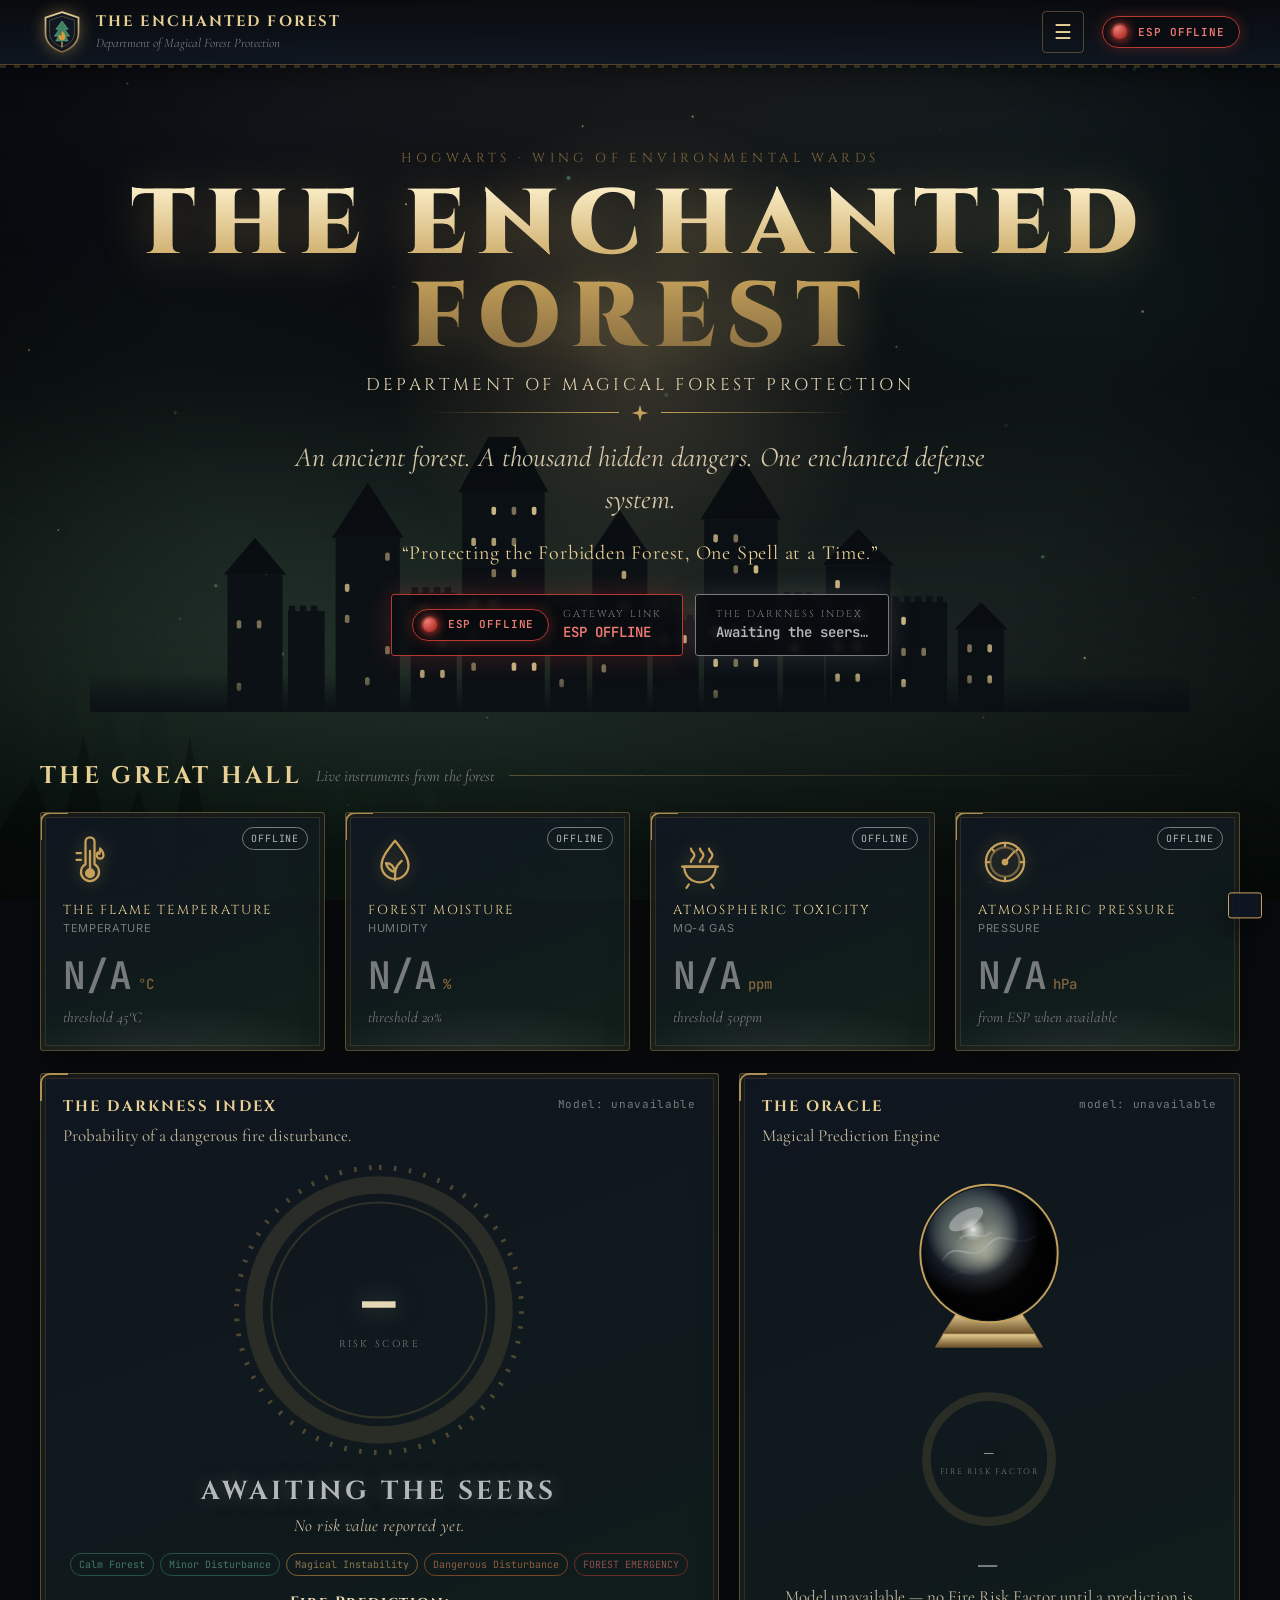
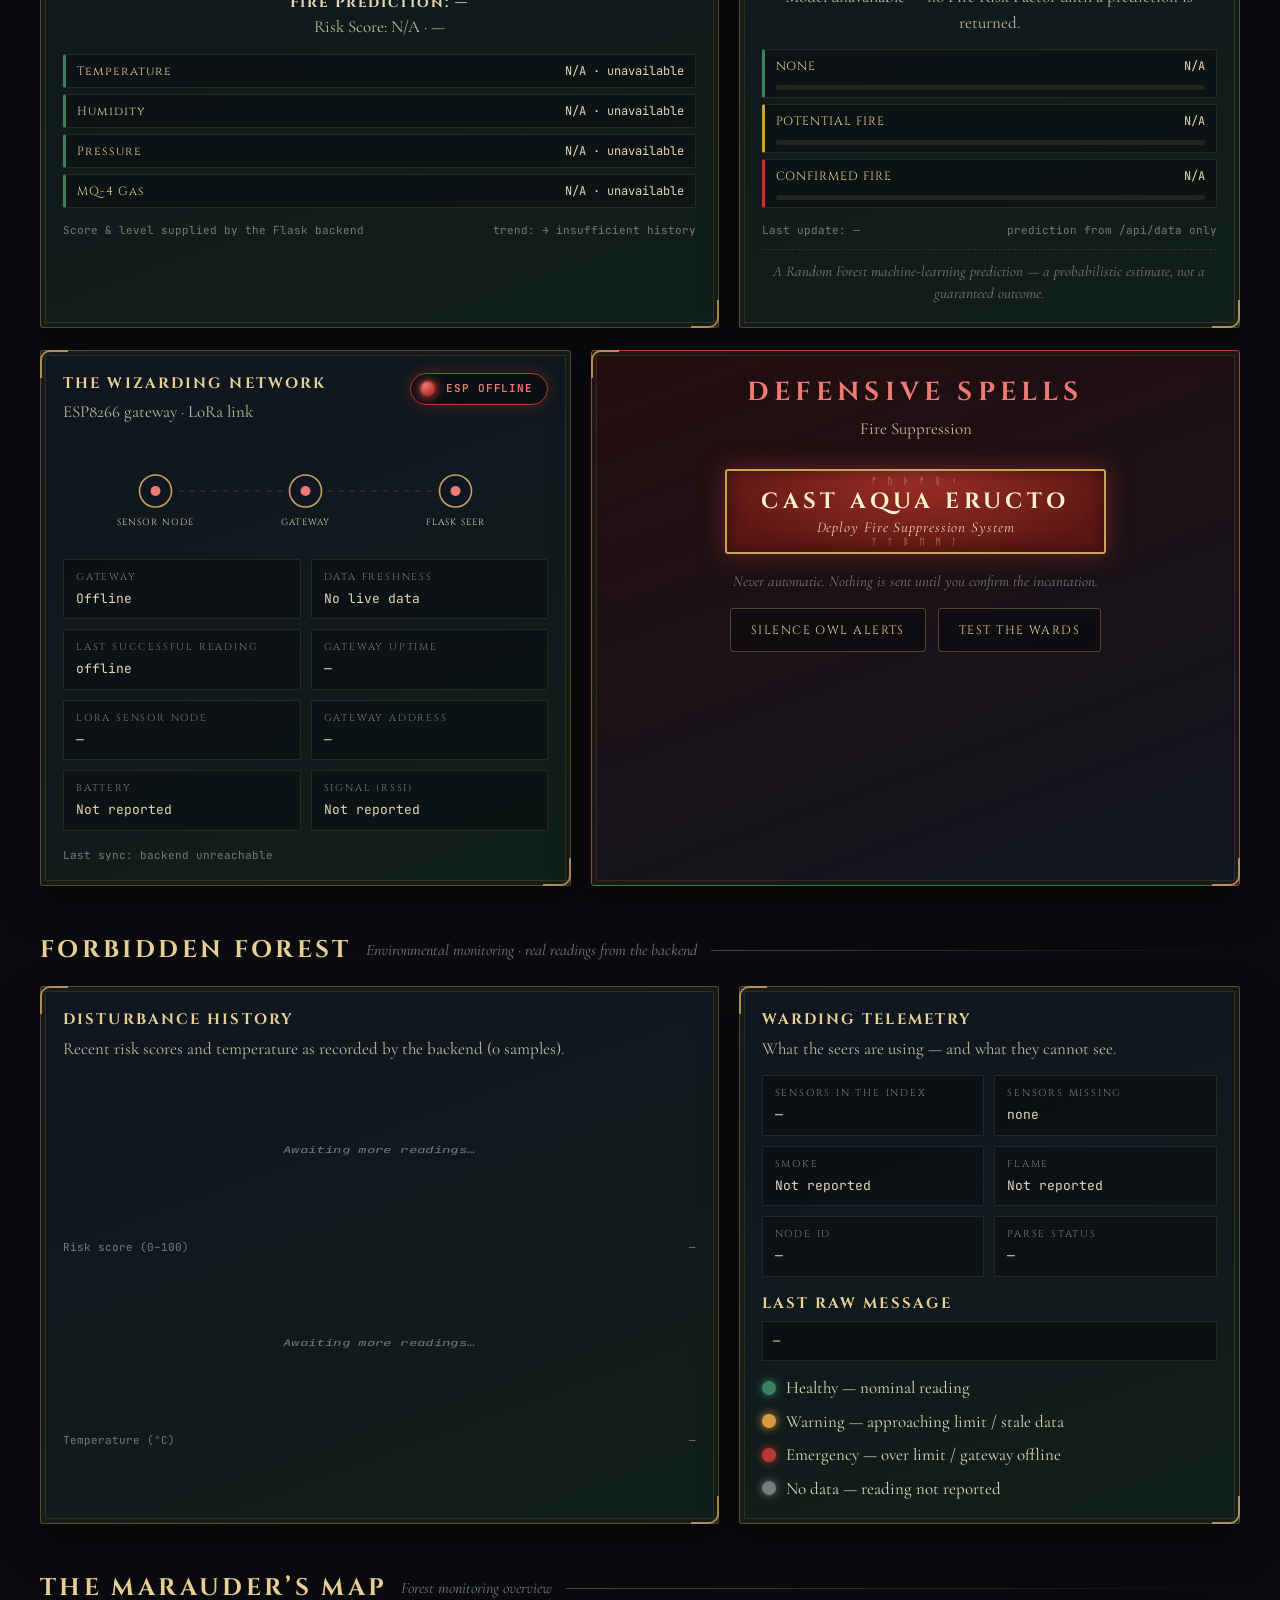
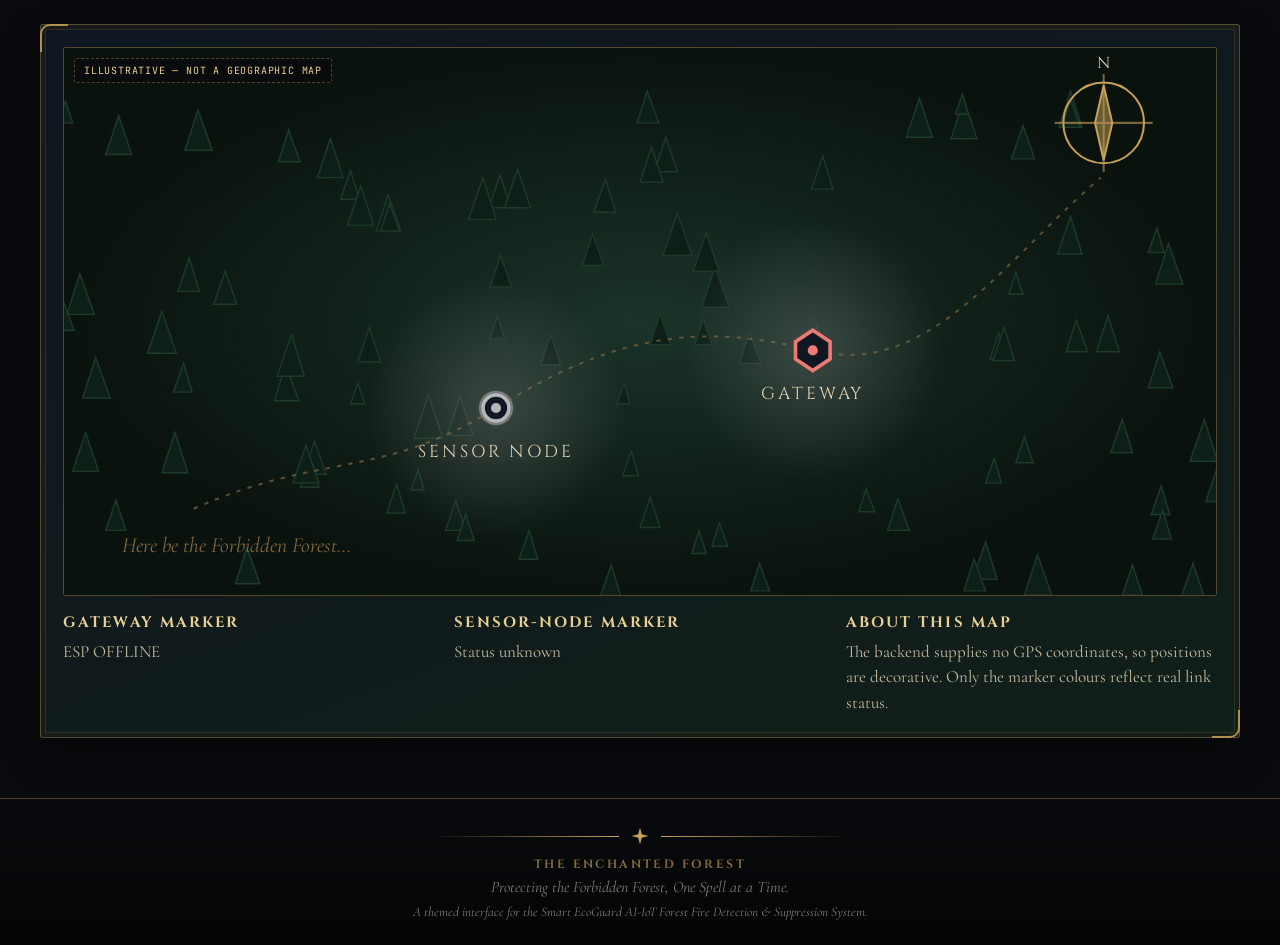
<file: index.html>
<!DOCTYPE html>
<html lang="en">
<head>
<meta charset="UTF-8">
<meta name="viewport" content="width=device-width, initial-scale=1, viewport-fit=cover">
<meta name="theme-color" content="#090B0E">
<meta name="description" content="Forest fire detection & suppression command center, in the Wizarding World.">
<title>The Enchanted Forest — Department of Magical Forest Protection</title>
<link rel="preconnect" href="https://fonts.googleapis.com">
<link rel="preconnect" href="https://fonts.gstatic.com" crossorigin>
<link href="https://fonts.googleapis.com/css2?family=Cinzel:wght@400;600;700;900&family=Cormorant+Garamond:ital,wght@0,400;0,600;1,400;1,600&family=Inter:wght@400;500;600&family=JetBrains+Mono:wght@400;500;600;700&display=swap" rel="stylesheet">
<link rel="stylesheet" href="/static/magic.css">
</head>
<body>

<a class="sr-only" href="#main">Skip to content</a>
<header class="app-header">
  <div class="header-inner">
    <a href="/" class="brand" aria-label="The Enchanted Forest — home">
      <svg class="crest" viewBox="0 0 64 64" aria-hidden="true"><defs><linearGradient id="cg" x1="0" y1="0" x2="0" y2="1"><stop offset="0" stop-color="#e8cf94"/><stop offset="1" stop-color="#80663D"/></linearGradient></defs>
<path d="M32 3 56 11v22c0 14-10 23-24 28C18 56 8 47 8 33V11z" fill="#101722" stroke="url(#cg)" stroke-width="2.5"/>
<path d="M32 9 50 15v18c0 10-7 17-18 21C21 50 14 43 14 33V15z" fill="none" stroke="#C5A15B" stroke-opacity=".5" stroke-width="1"/>
<path d="M32 16l-9 12h5l-7 10h6l-4 7h18l-4-7h6l-7-10h5z" fill="#3C8060" stroke="#6fc29a" stroke-width=".8"/>
<path d="M32 30c3 3 5 6 5 9a5 5 0 0 1-10 0c0-1.5.6-2.6 1.4-3.6.4 1.6 1.4 2.4 2.4 2.4.8-1.6.6-4.6 1.2-7.8z" fill="#D99B40"/>
<rect x="31" y="46" width="2" height="8" fill="#C5A15B"/></svg>
      <span><span class="brand-name">THE ENCHANTED FOREST</span><span class="brand-sub">Department of Magical Forest Protection</span></span>
    </a>
    <button class="nav-toggle" type="button" aria-label="Toggle navigation" aria-expanded="false">☰</button>
    <nav class="app-nav" aria-label="Main">
      <a href="/" class="nav-link active" data-nav="hall" aria-current="page">The Great Hall<small>Main Dashboard</small></a>
      <a href="/#forest" class="nav-link" data-nav="forest">Forbidden Forest<small>Environmental Monitoring</small></a>
      <a href="/#map" class="nav-link" data-nav="map">The Marauder’s Map<small>Forest Overview</small></a>
      <a href="logs.html" class="nav-link" data-nav="logs">Spellbook Archives<small>Historical Logs</small></a>
      <a href="settings.html" class="nav-link" data-nav="settings">Potions &amp; Runes<small>System Configuration</small></a>
      <a href="about.html" class="nav-link" data-nav="about">About the Order<small>About Project</small></a>
    </nav>
    <div class="header-status" title="Magical status seal — gateway connection">
      <span class="status-chip" id="headerStatus" data-level="unknown">Connecting…</span>
    </div>
  </div>
</header>
<main class="app-main" id="main">

  <!-- ====== HERO ====== -->
  <section class="hero" aria-labelledby="heroTitle">
    <div class="moon" aria-hidden="true"></div>
    <svg class="castle" viewBox="0 0 1200 300" preserveAspectRatio="xMidYMax meet" aria-hidden="true"><defs><linearGradient id="cfade" x1="0" y1="0" x2="0" y2="1"><stop offset="0" stop-color="#0a0f14" stop-opacity="0"/><stop offset="1" stop-color="#0a0f14"/></linearGradient></defs><g transform="translate(110 0)"><rect x="40" y="150" width="60" height="150" fill="#0a0f14"/><polygon points="36,150 70.0,110 104,150" fill="#080c10"/><rect x="50" y="200" width="5" height="9" rx="2" fill="#e8cf94" opacity="0.55"/><rect x="72" y="200" width="5" height="9" rx="2" fill="#e8cf94" opacity="0.55"/><rect x="50" y="268" width="5" height="9" rx="2" fill="#e8cf94" opacity="0.55"/><rect x="106" y="190" width="40" height="110" fill="#0a0f14"/><rect x="107" y="184" width="7" height="7" fill="#0a0f14"/><rect x="119" y="184" width="7" height="7" fill="#0a0f14"/><rect x="131" y="184" width="7" height="7" fill="#0a0f14"/><rect x="158" y="110" width="70" height="190" fill="#0a0f14"/><polygon points="154,110 193.0,50 232,110" fill="#080c10"/><rect x="212" y="126" width="5" height="9" rx="2" fill="#e8cf94" opacity="0.55"/><rect x="168" y="160" width="5" height="9" rx="2" fill="#e8cf94" opacity="0.8"/><rect x="168" y="194" width="5" height="9" rx="2" fill="#e8cf94" opacity="0.55"/><rect x="212" y="228" width="5" height="9" rx="2" fill="#e8cf94" opacity="0.55"/><rect x="190" y="262" width="5" height="9" rx="2" fill="#e8cf94" opacity="0.55"/><rect x="240" y="170" width="50" height="130" fill="#0a0f14"/><rect x="241" y="164" width="7" height="7" fill="#0a0f14"/><rect x="253" y="164" width="7" height="7" fill="#0a0f14"/><rect x="265" y="164" width="7" height="7" fill="#0a0f14"/><rect x="277" y="164" width="7" height="7" fill="#0a0f14"/><rect x="250" y="186" width="5" height="9" rx="2" fill="#e8cf94" opacity="0.95"/><rect x="272" y="220" width="5" height="9" rx="2" fill="#e8cf94" opacity="0.8"/><rect x="250" y="254" width="5" height="9" rx="2" fill="#e8cf94" opacity="0.8"/><rect x="272" y="254" width="5" height="9" rx="2" fill="#e8cf94" opacity="0.8"/><rect x="296" y="60" width="90" height="240" fill="#0a0f14"/><polygon points="292,60 341.0,-30 390,60" fill="#080c10"/><rect x="328" y="76" width="5" height="9" rx="2" fill="#e8cf94" opacity="0.95"/><rect x="350" y="76" width="5" height="9" rx="2" fill="#e8cf94" opacity="0.55"/><rect x="372" y="76" width="5" height="9" rx="2" fill="#e8cf94" opacity="0.95"/><rect x="306" y="110" width="5" height="9" rx="2" fill="#e8cf94" opacity="0.8"/><rect x="328" y="110" width="5" height="9" rx="2" fill="#e8cf94" opacity="0.8"/><rect x="350" y="110" width="5" height="9" rx="2" fill="#e8cf94" opacity="0.55"/><rect x="328" y="144" width="5" height="9" rx="2" fill="#e8cf94" opacity="0.55"/><rect x="350" y="144" width="5" height="9" rx="2" fill="#e8cf94" opacity="0.8"/><rect x="306" y="178" width="5" height="9" rx="2" fill="#e8cf94" opacity="0.95"/><rect x="328" y="178" width="5" height="9" rx="2" fill="#e8cf94" opacity="0.8"/><rect x="306" y="212" width="5" height="9" rx="2" fill="#e8cf94" opacity="0.8"/><rect x="306" y="246" width="5" height="9" rx="2" fill="#e8cf94" opacity="0.55"/><rect x="350" y="246" width="5" height="9" rx="2" fill="#e8cf94" opacity="0.95"/><rect x="372" y="246" width="5" height="9" rx="2" fill="#e8cf94" opacity="0.95"/><rect x="392" y="180" width="40" height="120" fill="#0a0f14"/><rect x="393" y="174" width="7" height="7" fill="#0a0f14"/><rect x="405" y="174" width="7" height="7" fill="#0a0f14"/><rect x="417" y="174" width="7" height="7" fill="#0a0f14"/><rect x="402" y="264" width="5" height="9" rx="2" fill="#e8cf94" opacity="0.55"/><rect x="438" y="130" width="60" height="170" fill="#0a0f14"/><polygon points="434,130 468.0,80 502,130" fill="#080c10"/><rect x="470" y="146" width="5" height="9" rx="2" fill="#e8cf94" opacity="0.8"/><rect x="470" y="180" width="5" height="9" rx="2" fill="#e8cf94" opacity="0.55"/><rect x="448" y="214" width="5" height="9" rx="2" fill="#e8cf94" opacity="0.8"/><rect x="448" y="248" width="5" height="9" rx="2" fill="#e8cf94" opacity="0.55"/><rect x="504" y="200" width="50" height="100" fill="#0a0f14"/><rect x="505" y="194" width="7" height="7" fill="#0a0f14"/><rect x="517" y="194" width="7" height="7" fill="#0a0f14"/><rect x="529" y="194" width="7" height="7" fill="#0a0f14"/><rect x="541" y="194" width="7" height="7" fill="#0a0f14"/><rect x="514" y="216" width="5" height="9" rx="2" fill="#e8cf94" opacity="0.55"/><rect x="536" y="216" width="5" height="9" rx="2" fill="#e8cf94" opacity="0.95"/><rect x="560" y="90" width="80" height="210" fill="#0a0f14"/><polygon points="556,90 600.0,20 644,90" fill="#080c10"/><rect x="570" y="106" width="5" height="9" rx="2" fill="#e8cf94" opacity="0.8"/><rect x="592" y="106" width="5" height="9" rx="2" fill="#e8cf94" opacity="0.55"/><rect x="592" y="140" width="5" height="9" rx="2" fill="#e8cf94" opacity="0.55"/><rect x="614" y="140" width="5" height="9" rx="2" fill="#e8cf94" opacity="0.95"/><rect x="570" y="208" width="5" height="9" rx="2" fill="#e8cf94" opacity="0.95"/><rect x="592" y="208" width="5" height="9" rx="2" fill="#e8cf94" opacity="0.55"/><rect x="614" y="208" width="5" height="9" rx="2" fill="#e8cf94" opacity="0.95"/><rect x="570" y="242" width="5" height="9" rx="2" fill="#e8cf94" opacity="0.95"/><rect x="592" y="242" width="5" height="9" rx="2" fill="#e8cf94" opacity="0.55"/><rect x="614" y="242" width="5" height="9" rx="2" fill="#e8cf94" opacity="0.95"/><rect x="570" y="276" width="5" height="9" rx="2" fill="#e8cf94" opacity="0.8"/><rect x="646" y="175" width="45" height="125" fill="#0a0f14"/><rect x="647" y="169" width="7" height="7" fill="#0a0f14"/><rect x="659" y="169" width="7" height="7" fill="#0a0f14"/><rect x="671" y="169" width="7" height="7" fill="#0a0f14"/><rect x="656" y="191" width="5" height="9" rx="2" fill="#e8cf94" opacity="0.55"/><rect x="656" y="225" width="5" height="9" rx="2" fill="#e8cf94" opacity="0.8"/><rect x="693" y="140" width="70" height="160" fill="#0a0f14"/><polygon points="689,140 728.0,100 767,140" fill="#080c10"/><rect x="703" y="156" width="5" height="9" rx="2" fill="#e8cf94" opacity="0.95"/><rect x="725" y="190" width="5" height="9" rx="2" fill="#e8cf94" opacity="0.95"/><rect x="703" y="224" width="5" height="9" rx="2" fill="#e8cf94" opacity="0.8"/><rect x="725" y="224" width="5" height="9" rx="2" fill="#e8cf94" opacity="0.8"/><rect x="703" y="258" width="5" height="9" rx="2" fill="#e8cf94" opacity="0.8"/><rect x="725" y="258" width="5" height="9" rx="2" fill="#e8cf94" opacity="0.8"/><rect x="765" y="180" width="60" height="120" fill="#0a0f14"/><rect x="766" y="174" width="7" height="7" fill="#0a0f14"/><rect x="778" y="174" width="7" height="7" fill="#0a0f14"/><rect x="790" y="174" width="7" height="7" fill="#0a0f14"/><rect x="802" y="174" width="7" height="7" fill="#0a0f14"/><rect x="814" y="174" width="7" height="7" fill="#0a0f14"/><rect x="775" y="196" width="5" height="9" rx="2" fill="#e8cf94" opacity="0.95"/><rect x="775" y="230" width="5" height="9" rx="2" fill="#e8cf94" opacity="0.55"/><rect x="797" y="230" width="5" height="9" rx="2" fill="#e8cf94" opacity="0.55"/><rect x="775" y="264" width="5" height="9" rx="2" fill="#e8cf94" opacity="0.95"/><rect x="837" y="210" width="50" height="90" fill="#0a0f14"/><polygon points="833,210 862.0,180 891,210" fill="#080c10"/><rect x="847" y="226" width="5" height="9" rx="2" fill="#e8cf94" opacity="0.55"/><rect x="869" y="226" width="5" height="9" rx="2" fill="#e8cf94" opacity="0.8"/><rect x="847" y="260" width="5" height="9" rx="2" fill="#e8cf94" opacity="0.55"/><rect x="869" y="260" width="5" height="9" rx="2" fill="#e8cf94" opacity="0.8"/></g><rect x="0" y="260" width="1200" height="40" fill="url(#cfade)"/></svg>
    <div class="eyebrow">Hogwarts · Wing of Environmental Wards</div>
    <h1 id="heroTitle">THE ENCHANTED FOREST</h1>
    <div class="dept">Department of Magical Forest Protection</div>
    <div class="orn" aria-hidden="true"><svg viewBox="0 0 24 24" fill="currentColor"><path d="M12 1l2.4 8.6L23 12l-8.6 2.4L12 23l-2.4-8.6L1 12l8.6-2.4z"/></svg></div>
    <p class="sub">An ancient forest. A thousand hidden dangers. One enchanted defense system.</p>
    <div class="tagline">“Protecting the Forbidden Forest, One Spell at a Time.”</div>
    <div class="hero-status">
      <div class="hero-seal main" id="heroSeal" data-level="unknown">
        <span class="status-chip" id="liveIndicator" data-level="unknown">Connecting…</span>
        <div><div class="k">Gateway link</div><div class="v" id="heroLink">—</div></div>
      </div>
      <div class="hero-seal" id="heroRisk" data-risk="unknown">
        <div><div class="k">The Darkness Index</div><div class="v" id="heroRiskText">Awaiting the seers…</div></div>
      </div>
    </div>
  </section>

  <!-- ====== THE GREAT HALL ====== -->
  <div class="sect-head" id="hall"><h2>The Great Hall</h2><p>Live instruments from the forest</p></div>

  <section class="grid g-instr" id="sensorGrid" aria-label="Live monitoring instruments">
      <article class="tome instrument hover reveal" id="box-temp" data-level="unknown">
        <span class="glow" aria-hidden="true"></span>
        <span class="state" id="st-temp">—</span>
        <svg class="ico" viewBox="0 0 48 48" fill="none" stroke="currentColor" stroke-width="2" stroke-linecap="round" stroke-linejoin="round" aria-hidden="true"><path d="M20 6a4 4 0 0 1 8 0v20a8 8 0 1 1-8 0z"/><circle cx="24" cy="34" r="3.5" fill="currentColor"/><path d="M24 30V14" /><path d="M33 12c2 2 3 4 3 6a3 3 0 0 1-6 0c0-1 .5-2 1-2.6.3 1 .8 1.4 1.4 1.4.4-1 .4-3 .6-4.8zM12 16h4M12 22h4"/></svg>
        <div class="s-label">The Flame Temperature</div>
        <div class="s-real">Temperature</div>
        <div class="s-val" id="val-temp">—<span class="s-unit">°C</span></div>
        <div class="threshold-note">threshold 45°C</div>
      </article>
      <article class="tome instrument hover reveal" id="box-hum" data-level="unknown">
        <span class="glow" aria-hidden="true"></span>
        <span class="state" id="st-hum">—</span>
        <svg class="ico" viewBox="0 0 48 48" fill="none" stroke="currentColor" stroke-width="2" stroke-linecap="round" stroke-linejoin="round" aria-hidden="true"><path d="M24 5c7 9 12 15 12 22a12 12 0 0 1-24 0c0-7 5-13 12-22z"/><path d="M24 40c0-8 0-12 6-17M24 33c-4-1-7-4-8-8 4 0 7 2 8 8z"/></svg>
        <div class="s-label">Forest Moisture</div>
        <div class="s-real">Humidity</div>
        <div class="s-val" id="val-hum">—<span class="s-unit">%</span></div>
        <div class="threshold-note">threshold 20%</div>
      </article>
      <article class="tome instrument hover reveal" id="box-gas" data-level="unknown">
        <span class="glow" aria-hidden="true"></span>
        <span class="state" id="st-gas">—</span>
        <svg class="ico" viewBox="0 0 48 48" fill="none" stroke="currentColor" stroke-width="2" stroke-linecap="round" stroke-linejoin="round" aria-hidden="true"><path d="M10 28h28c0 8-6 14-14 14s-14-6-14-14z"/><path d="M8 28h32M16 24c0-3 3-3 3-6s-3-3-3-6M24 24c0-3 3-3 3-6s-3-3-3-6M32 24c0-3 3-3 3-6s-3-3-3-6"/><path d="M14 44l-2 3M34 44l2 3"/></svg>
        <div class="s-label">Atmospheric Toxicity</div>
        <div class="s-real">MQ-4 Gas</div>
        <div class="s-val" id="val-gas">—<span class="s-unit">ppm</span></div>
        <div class="threshold-note">threshold 50ppm</div>
      </article>
      <article class="tome instrument hover reveal" id="box-press" data-level="unknown">
        <span class="glow" aria-hidden="true"></span>
        <span class="state" id="st-press">—</span>
        <svg class="ico" viewBox="0 0 48 48" fill="none" stroke="currentColor" stroke-width="2" stroke-linecap="round" stroke-linejoin="round" aria-hidden="true"><circle cx="24" cy="24" r="17"/><circle cx="24" cy="24" r="13" stroke-opacity=".5"/><path d="M24 24l8-9"/><circle cx="24" cy="24" r="2" fill="currentColor"/><path d="M24 7v3M41 24h-3M24 41v-3M7 24h3M12 12l2 2M36 12l-2 2"/></svg>
        <div class="s-label">Atmospheric Pressure</div>
        <div class="s-real">Pressure</div>
        <div class="s-val" id="val-press">—<span class="s-unit">hPa</span></div>
        <div class="threshold-note">from ESP when available</div>
      </article>
  </section>

  <div class="grid g-two" style="margin-top:22px">

    <!-- Darkness Index -->
    <section class="tome analytics-panel reveal" id="darkness" data-risk="unknown">
      <div class="tome-head"><div><h3>The Darkness Index</h3><p class="lede" style="margin:0">Probability of a dangerous fire disturbance.</p></div>
        <span class="tag" id="analyticsFoot">Model recalculates every reading cycle</span></div>
      <div class="gauge-wrap"><div class="gauge-container">
        <svg class="risk-gauge" viewBox="0 0 120 120" aria-hidden="true">
          <g class="gauge-rune"><circle cx="60" cy="60" r="57" fill="none" stroke="#C5A15B" stroke-opacity=".35" stroke-dasharray="1 5" stroke-width="2"/></g>
          <circle cx="60" cy="60" r="43" fill="none" stroke="#C5A15B" stroke-opacity=".18" stroke-width=".8"/>
          <circle class="gauge-bg" cx="60" cy="60" r="50"></circle>
          <circle class="gauge-fg" id="gaugeFg" cx="60" cy="60" r="50" stroke-dasharray="314.159" stroke-dashoffset="314.159" data-level="unknown"></circle>
        </svg>
        <div class="gauge-center"><span class="gauge-score" id="gaugeScore">—</span><span class="gauge-label">Risk Score</span></div>
      </div></div>
      <div class="risk-state" id="riskState">Awaiting the seers<small id="riskStateSub">No risk value reported yet.</small></div>
      <div class="legend-row" id="riskLegend" aria-label="Darkness Index states">
        <span data-risk="minimal">Calm Forest</span><span data-risk="low">Minor Disturbance</span><span data-risk="moderate">Magical Instability</span><span data-risk="high">Dangerous Disturbance</span><span data-risk="critical">FOREST EMERGENCY</span>
      </div>
      <div class="verdict" style="font-size:15px;margin-top:16px"><span id="verdictText">Fire Prediction: —</span></div>
      <div class="verdict-sub" id="verdictSub">Evaluating live ESP readings from the backend…</div>
      <div class="reason-list" id="reasonList"></div>
      <div class="analytics-foot"><span>Score &amp; level supplied by the Flask backend</span><span id="analyticsTrend">trend: —</span></div>
    </section>

    <!-- Oracle -->
    <section class="tome panel factor-panel reveal" id="fireRiskFactor" data-level="unknown">
      <div class="tome-head"><div><h3>The Oracle</h3><p class="lede" style="margin:0">Magical Prediction Engine</p></div>
        <span class="tag" id="factorModelStatus">model: —</span></div>
      <div class="orb-wrap"><div class="orb"><svg viewBox="0 0 200 220" aria-hidden="true"><defs>
<radialGradient id="orbg" cx="38%" cy="32%"><stop offset="0" stop-color="#fff" stop-opacity=".85"/><stop offset=".18" stop-color="#cfe9dd" stop-opacity=".25"/><stop offset=".7" stop-color="#101722" stop-opacity=".85"/><stop offset="1" stop-color="#000" stop-opacity=".95"/></radialGradient>
<radialGradient id="orbc" cx="50%" cy="55%"><stop offset="0" stop-color="currentColor" stop-opacity=".95"/><stop offset=".6" stop-color="currentColor" stop-opacity=".25"/><stop offset="1" stop-color="currentColor" stop-opacity="0"/></radialGradient>
<linearGradient id="stand" x1="0" y1="0" x2="0" y2="1"><stop offset="0" stop-color="#e8cf94"/><stop offset="1" stop-color="#6b5128"/></linearGradient></defs>
<g style="color:var(--lvl-hi)">
<path d="M52 182h96l-14-22H66z" fill="url(#stand)" stroke="#80663D"/><path d="M44 196h112l-8-14H52z" fill="url(#stand)" stroke="#80663D"/>
<circle cx="100" cy="98" r="72" fill="#0b1118" stroke="#C5A15B" stroke-width="2"/>
<circle cx="100" cy="98" r="70" fill="url(#orbc)"/>
<g class="mist" fill="none" stroke="currentColor" stroke-width="2.2" stroke-linecap="round" opacity=".7"><path d="M52 104c14-22 30 6 46-14s30 4 50-10"/><path d="M60 122c18-14 28 8 44-6s26 2 38-8" opacity=".6"/><path d="M70 82c12-10 22 4 32-6" opacity=".5"/></g>
<circle cx="100" cy="98" r="70" fill="url(#orbg)"/>
<ellipse cx="76" cy="62" rx="20" ry="9" fill="#fff" opacity=".35" transform="rotate(-30 76 62)"/></g></svg></div></div>
      <div class="gauge-wrap" style="margin:0"><div class="gauge-container" style="width:150px">
        <svg class="risk-gauge" viewBox="0 0 120 120" aria-hidden="true"><circle class="gauge-bg" cx="60" cy="60" r="50"></circle>
          <circle class="gauge-fg" id="factorGaugeFg" cx="60" cy="60" r="50" stroke-dasharray="314.159" stroke-dashoffset="314.159" data-level="unknown"></circle></svg>
        <div class="gauge-center" style="padding:14%"><span class="gauge-score factor-state" id="factorConfidence" style="font-size:12px">—</span><span class="gauge-label" style="font-size:8px">Fire Risk Factor</span></div>
      </div></div>
      <div class="verdict" id="factorPrediction" style="color:var(--lvl-hi)">NONE</div>
      <div class="verdict-sub" id="factorSub">Waiting for backend Random Forest output…</div>
      <div class="reason-list" id="factorProbs"></div>
      <div class="analytics-foot"><span id="factorUpdated">Last update: —</span><span id="factorHint">prediction from /api/data only</span></div>
      <p class="disclaimer">A Random Forest machine-learning prediction — a probabilistic estimate, not a guaranteed outcome.</p>
    </section>
  </div>

  <div class="grid g-net" style="margin-top:22px">

    <!-- Network -->
    <section class="tome node-panel reveal" id="network" data-level="unknown">
      <div class="tome-head"><div><h3>The Wizarding Network</h3><p class="lede" style="margin:0">ESP8266 gateway · LoRa link</p></div>
        <span class="status-chip" id="statusChip" data-level="unknown">Connecting…</span></div>
      <svg class="netviz offline" id="netviz" viewBox="0 0 400 96" aria-hidden="true">
        <line class="link" x1="62" y1="48" x2="200" y2="48"/><line class="link" x1="200" y1="48" x2="338" y2="48"/>
        <g fill="#101722" stroke="#C5A15B" stroke-width="1.6"><circle cx="50" cy="48" r="16"/><circle cx="200" cy="48" r="16"/><circle cx="350" cy="48" r="16"/></g>
        <g fill="var(--lvl-hi)"><circle cx="50" cy="48" r="5"/><circle cx="200" cy="48" r="5"/><circle cx="350" cy="48" r="5"/></g>
        <text x="50" y="82" text-anchor="middle">SENSOR NODE</text><text x="200" y="82" text-anchor="middle">GATEWAY</text><text x="350" y="82" text-anchor="middle">FLASK SEER</text>
      </svg>
      <dl class="kv">
        <div><dt>Gateway</dt><dd id="kvGateway">—</dd></div>
        <div><dt>Data freshness</dt><dd id="kvStale">—</dd></div>
        <div><dt>Last successful reading</dt><dd id="h-seen">—</dd></div>
        <div><dt>Gateway uptime</dt><dd id="uptime">—</dd></div>
        <div><dt>LoRa sensor node</dt><dd id="kvNode">—</dd></div>
        <div><dt>Gateway address</dt><dd id="kvIp">—</dd></div>
        <div><dt>Battery</dt><dd id="h-batt">Not reported</dd></div>
        <div><dt>Signal (RSSI)</dt><dd id="h-rssi">Not reported</dd></div>
      </dl>
      <div class="analytics-foot"><span id="lastSync">Last sync: —</span><span id="kvErr"></span></div>
    </section>

    <!-- Defensive Spells -->
    <section class="tome spell controls-panel reveal" id="spells">
      <h2>DEFENSIVE SPELLS</h2>
      <p class="lede">Fire Suppression</p>
      <button class="cast-btn ctrl-deploy" id="deployBtn" type="button" aria-haspopup="dialog">
        <span id="deployLabel">CAST AQUA ERUCTO</span><small id="deploySub">Deploy Fire Suppression System</small>
      </button>
      <p class="fineprint">Never automatic. Nothing is sent until you confirm the incantation.</p>
      <div class="aux-row">
        <button class="ctrl-btn ctrl-silence" id="silenceBtn" type="button">Silence Owl Alerts</button>
        <button class="ctrl-btn ctrl-test" id="testBtn" type="button">Test the Wards</button>
      </div>
      <div class="controls-note" id="controlsNote" role="status" aria-live="polite"></div>
    </section>
  </div>

  <!-- ====== FORBIDDEN FOREST ====== -->
  <div class="sect-head" id="forest"><h2>Forbidden Forest</h2><p>Environmental monitoring · real readings from the backend</p></div>
  <div class="grid g-two">
    <section class="tome reveal">
      <h3>Disturbance History</h3>
      <p class="lede">Recent risk scores and temperature as recorded by the backend (<span id="histCount">0</span> samples).</p>
      <svg class="chart" id="chartRisk" viewBox="0 0 400 150" preserveAspectRatio="none" aria-label="Risk score history"></svg>
      <div class="analytics-foot"><span>Risk score (0–100)</span><span id="histRiskRange">—</span></div>
      <svg class="chart" id="chartTemp" viewBox="0 0 400 150" preserveAspectRatio="none" style="margin-top:12px" aria-label="Temperature history"></svg>
      <div class="analytics-foot"><span>Temperature (°C)</span><span id="histTempRange">—</span></div>
    </section>
    <section class="tome reveal">
      <h3>Warding Telemetry</h3>
      <p class="lede">What the seers are using — and what they cannot see.</p>
      <dl class="kv">
        <div><dt>Sensors in the index</dt><dd id="fUsed">—</dd></div>
        <div><dt>Sensors missing</dt><dd id="fMissing">—</dd></div>
        <div><dt>Smoke</dt><dd id="fSmoke">—</dd></div>
        <div><dt>Flame</dt><dd id="fFlame">—</dd></div>
        <div><dt>Node ID</dt><dd id="fNode">—</dd></div>
        <div><dt>Parse status</dt><dd id="fParse">—</dd></div>
      </dl>
      <h3 style="margin-top:16px">Last raw message</h3>
      <pre id="fRaw" style="margin:6px 0 0;padding:10px;border:1px solid var(--gold-faint);background:rgba(9,11,14,.6);font-family:var(--f-mono);font-size:12px;white-space:pre-wrap;word-break:break-word;max-height:120px;overflow:auto;color:var(--parchment)">—</pre>
      <div class="legend" aria-label="Legend">
        <div><i style="--c:var(--emerald)"></i>Healthy — nominal reading</div>
        <div><i style="--c:var(--amber)"></i>Warning — approaching limit / stale data</div>
        <div><i style="--c:var(--crimson)"></i>Emergency — over limit / gateway offline</div>
        <div><i style="--c:var(--smoke)"></i>No data — reading not reported</div>
      </div>
    </section>
  </div>

  <!-- ====== MARAUDER'S MAP ====== -->
  <div class="sect-head" id="map"><h2>The Marauder’s Map</h2><p>Forest monitoring overview</p></div>
  <section class="tome reveal">
    <div class="mapframe" id="mapFrame" data-level="unknown">
      <span class="illus">ILLUSTRATIVE — NOT A GEOGRAPHIC MAP</span>
      <svg viewBox="0 0 800 380" role="img" aria-label="Illustrative conceptual map of the forest with gateway and sensor node markers">
        <defs><radialGradient id="mg" cx="50%" cy="50%"><stop offset="0" stop-color="#1a3328"/><stop offset="1" stop-color="#0a120e"/></radialGradient>
        <radialGradient id="aura" cx="50%" cy="50%"><stop offset="0" stop-color="var(--lvl)" stop-opacity=".55"/><stop offset="1" stop-color="var(--lvl)" stop-opacity="0"/></radialGradient></defs>
        <rect width="800" height="380" fill="url(#mg)"/>
        <g id="mapTrees" fill="#0e1f17" stroke="#1d3a2b" stroke-width="1"></g>
        <path class="footprints" d="M90 320C180 280 220 300 300 250S440 190 520 210 650 150 720 90"/>
        <circle cx="300" cy="250" r="90" fill="url(#aura)" id="mapAuraN" opacity=".7"/>
        <circle cx="520" cy="210" r="90" fill="url(#aura)" id="mapAuraG" opacity=".7"/>
        <g id="mkNode" data-level="unknown" style="color:var(--lvl)"><circle class="marker-pulse" cx="300" cy="250" r="12" fill="var(--lvl)"/><circle cx="300" cy="250" r="9" fill="#101722" stroke="var(--lvl-hi)" stroke-width="2.5"/><circle cx="300" cy="250" r="3.5" fill="var(--lvl-hi)"/></g>
        <g id="mkGate" data-level="unknown"><circle class="marker-pulse" cx="520" cy="210" r="12" fill="var(--lvl)"/><path d="M520 196l12 8v12l-12 8-12-8v-12z" fill="#101722" stroke="var(--lvl-hi)" stroke-width="2.5"/><circle cx="520" cy="210" r="3.5" fill="var(--lvl-hi)"/></g>
        <g font-family="Cinzel,serif" font-size="12" letter-spacing="2" fill="#E5D6B5"><text x="300" y="284" text-anchor="middle">SENSOR NODE</text><text x="520" y="244" text-anchor="middle">GATEWAY</text></g>
        <g font-family="Cormorant Garamond,serif" font-style="italic" font-size="15" fill="#80663D"><text x="40" y="350">Here be the Forbidden Forest…</text></g>
        <g transform="translate(722 52)" fill="none" stroke="#C5A15B" stroke-width="1.4"><circle r="28"/><path d="M0-34V34M-34 0H34" stroke-opacity=".6"/><path d="M0-26l6 26-6 26-6-26z" fill="#C5A15B" fill-opacity=".5"/><text y="-38" text-anchor="middle" fill="#E5D6B5" stroke="none" font-family="Cinzel" font-size="11">N</text></g>
      </svg>
    </div>
    <div class="grid g-three" style="margin-top:16px">
      <div><h3>Gateway marker</h3><p class="lede" id="mapGate" style="margin:0">—</p></div>
      <div><h3>Sensor-node marker</h3><p class="lede" id="mapNode" style="margin:0">—</p></div>
      <div><h3>About this map</h3><p class="lede" style="margin:0">The backend supplies no GPS coordinates, so positions are decorative. Only the marker colours reflect real link status.</p></div>
    </div>
  </section>

</main>

<!-- ====== CONFIRMATION SCROLL ====== -->
<div class="modal" id="spellModal" role="dialog" aria-modal="true" aria-labelledby="spellTitle" aria-describedby="spellDesc" hidden>
  <div class="scroll">
    <h2 id="spellTitle">Cast Aqua Eructo?</h2>
    <p id="spellDesc">You are about to deploy the <b>fire suppression system</b>. This sends <code>POST /api/deploy</code>, and the gateway forwards a real <b>DEPLOY</b> command over LoRa to the suppression node.</p>
    <p class="warn">This is never automatic and is not triggered by the Oracle’s prediction. Only continue if you intend to suppress a fire.</p>
    <div class="acts">
      <button type="button" class="no" id="spellCancel">Stay the Wand</button>
      <button type="button" class="yes" id="spellConfirm">Cast the Spell</button>
    </div>
  </div>
</div>

<footer class="app-footer">
  <div class="orn"><svg viewBox="0 0 24 24" fill="currentColor" aria-hidden="true"><path d="M12 1l2.4 8.6L23 12l-8.6 2.4L12 23l-2.4-8.6L1 12l8.6-2.4z"/></svg></div>
  <b>THE ENCHANTED FOREST</b><br>
  Protecting the Forbidden Forest, One Spell at a Time.<br>
  <small>A themed interface for the Smart EcoGuard AI-IoT Forest Fire Detection &amp; Suppression System.</small>
</footer>

<script src="/static/magic.js" defer></script>
<script>
/* ============================================================
   The Enchanted Forest — live backend integration (unchanged logic)
   Sensor values come only from GET /api/data (every 2 s).
   Deployment is only ever sent by POST /api/deploy after an explicit confirmation.
   ============================================================ */
const API_BASE = location.protocol === 'file:'
  ? 'http://127.0.0.1:8080'
  : `http://${location.hostname}:8080`;
const POLL_MS = 2000;

const THRESH = {
  temp:  { watch: 38, breach: 45 },
  hum:   { watch: 28, breach: 20, invert: true },
  press: { watch: 1000, breach: 980, invert: true },
  gas:   { watch: 30, breach: 50 }
};
const SENSOR_META = {
  temp:  { label: 'Temperature', unit: '\u00b0C',  api: 'temperature' },
  hum:   { label: 'Humidity',    unit: '%',   api: 'humidity' },
  press: { label: 'Pressure',    unit: 'hPa', api: 'pressure' },
  gas:   { label: 'MQ-4 Gas',    unit: 'ppm', api: 'mq4' }
};
const RISK_TEXT = {
  minimal:  { name: 'Calm Forest',           sub: 'Minimal risk \u2014 the wards are quiet.',        lvl: 'safe' },
  low:      { name: 'Minor Disturbance',     sub: 'Low risk \u2014 a faint tremor in the trees.',    lvl: 'safe' },
  moderate: { name: 'Magical Instability',   sub: 'Moderate risk \u2014 the air grows restless.',    lvl: 'warn' },
  high:     { name: 'Dangerous Disturbance', sub: 'High risk \u2014 the forest is in peril.',        lvl: 'warn' },
  critical: { name: 'FOREST EMERGENCY',      sub: 'Critical risk \u2014 summon the Guardians!',      lvl: 'crit' }
};
const $ = (id) => document.getElementById(id);
const state = { temp: null, hum: null, press: null, gas: null };
const CIRC = 2 * Math.PI * 50;

const gaugeFg = $('gaugeFg'), gaugeScore = $('gaugeScore'), verdictText = $('verdictText'), verdictSub = $('verdictSub'),
  reasonList = $('reasonList'), statusChip = $('statusChip'), headerStatus = $('headerStatus'), liveIndicator = $('liveIndicator'),
  analyticsTrend = $('analyticsTrend'), analyticsFoot = $('analyticsFoot'), lastSync = $('lastSync'), controlsNote = $('controlsNote'),
  factorGaugeFg = $('factorGaugeFg'), factorConfidence = $('factorConfidence'), factorPrediction = $('factorPrediction'),
  factorSub = $('factorSub'), factorProbs = $('factorProbs'), factorModelStatus = $('factorModelStatus'), factorUpdated = $('factorUpdated');
gaugeFg.setAttribute('stroke-dasharray', CIRC);
factorGaugeFg.setAttribute('stroke-dasharray', CIRC);

const FACTOR_CLASSES = [
  { key: 'None', label: 'NONE' }, { key: 'Potential Fire', label: 'POTENTIAL FIRE' }, { key: 'Confirmed Fire', label: 'CONFIRMED FIRE' }
];
function readProbability(probabilities, className) {
  if (!probabilities || typeof probabilities !== 'object') return null;
  if (Object.prototype.hasOwnProperty.call(probabilities, className)) {
    const raw = probabilities[className];
    if (raw === null || raw === undefined || raw === '') return null;
    const num = Number(raw);
    return Number.isNaN(num) ? null : num;
  }
  return null;
}
function normalizePrediction(p) {
  if (p === null || p === undefined || p === '') return null;
  const t = String(p).trim().toLowerCase();
  if (t === 'none') return 'None';
  if (t === 'potential fire' || t === 'potential') return 'Potential Fire';
  if (t === 'confirmed fire' || t === 'confirmed') return 'Confirmed Fire';
  return String(p);
}
function factorLevel(c) { return c === 'Confirmed Fire' ? 'crit' : c === 'Potential Fire' ? 'warn' : 'safe'; }
function esc(s) { return String(s).replace(/[&<>"']/g, (c) => ({ '&': '&amp;', '<': '&lt;', '>': '&gt;', '"': '&quot;', "'": '&#39;' }[c])); }

function renderFireRiskFactor(payload) {
  const model = (payload && payload.ml) || {};
  const pred = normalizePrediction(model.prediction != null ? model.prediction : (payload && payload.prediction));
  const probabilities = model.probabilities || (payload && payload.fire_probability) || null;
  const timestamp = payload && (payload.last_successful_reading || payload.timestamp);
  const status = model.model_status ? String(model.model_status) : 'unavailable';
  const experimental = !!model.experimental;

  factorModelStatus.textContent = 'model: ' + status + (experimental ? ' \u00b7 experimental' : '');
  factorUpdated.textContent = timestamp ? 'Last update: ' + new Date(timestamp).toLocaleTimeString() : 'Last update: \u2014';

  const bars = FACTOR_CLASSES.map((i) => ({ key: i.key, label: i.label, p: readProbability(probabilities, i.key) }));
  factorProbs.innerHTML = '';
  bars.forEach((item) => {
    const div = document.createElement('div');
    const tone = item.key === 'Confirmed Fire' ? 'breach' : item.key === 'Potential Fire' ? 'watch' : 'ok';
    div.className = 'reason ' + tone + (pred === item.key ? ' factor-active' : '');
    const pct = item.p === null ? 'N/A' : Math.round(item.p * 1000) / 10 + '%';
    const width = item.p === null ? 0 : Math.max(0, Math.min(100, item.p * 100));
    div.innerHTML = '<span class="metric">' + item.label + '</span><span class="val">' + pct + '</span>' +
      '<span class="factor-prob-fill"><span style="width:' + width + '%"></span></span>';
    factorProbs.appendChild(div);
  });

  const predictedProb = pred ? readProbability(probabilities, pred) : null;
  const displayName = pred ? (FACTOR_CLASSES.find((c) => c.key === pred) || { label: pred }).label : '\u2014';
  const lvl = pred ? factorLevel(pred) : 'unknown';
  $('fireRiskFactor').setAttribute('data-level', lvl);
  factorPrediction.textContent = displayName;
  factorConfidence.textContent = pred ? displayName : '\u2014';
  factorGaugeFg.setAttribute('data-level', lvl);
  factorGaugeFg.style.strokeDashoffset = predictedProb === null ? String(CIRC)
    : String(CIRC - (Math.max(0, Math.min(100, predictedProb * 100)) / 100) * CIRC);

  if (status === 'unavailable' || pred === null) {
    factorSub.textContent = 'Model unavailable \u2014 no Fire Risk Factor until a prediction is returned.';
  } else {
    const pTxt = predictedProb === null ? 'N/A' : (Math.round(predictedProb * 1000) / 10) + '%';
    factorSub.textContent = 'Fire Risk Factor: ' + displayName + ' \u00b7 probability ' + pTxt +
      (experimental ? ' \u00b7 experimental model' : '');
  }
}

function formatReading(v, d) { return (v === null || v === undefined || Number.isNaN(Number(v))) ? 'N/A' : Number(v).toFixed(d); }
function breachLevel(key, value) {
  const t = THRESH[key];
  if (t == null || value === null || value === undefined) return 'ok';
  if (t.invert) { if (value <= t.breach) return 'breach'; if (value <= t.watch) return 'watch'; return 'ok'; }
  if (value >= t.breach) return 'breach'; if (value >= t.watch) return 'watch'; return 'ok';
}
function connectionState(payload) {
  const esp = (payload && payload.esp) || {};
  if (!esp.reachable) return { label: 'ESP OFFLINE', level: 'crit' };
  if (esp.stale) return { label: 'STALE DATA', level: 'warn' };
  return { label: 'ESP ONLINE', level: 'safe' };
}
function applyChip(el, label, level) { if (el) { el.textContent = label; el.setAttribute('data-level', level); } }

function fmtUptime(ms) {
  if (ms == null || Number.isNaN(Number(ms))) return '\u2014';
  const s = Math.floor(Number(ms) / 1000);
  return String(Math.floor(s / 3600)).padStart(2, '0') + ':' + String(Math.floor((s % 3600) / 60)).padStart(2, '0') + ':' + String(s % 60).padStart(2, '0');
}

/* ---------- silence (browser-only) + owl post ---------- */
let silencedUntil = 0, lastRiskLevel = null;
function owlNotify(title, msg) { if (Date.now() >= silencedUntil && window.Magic) window.Magic.owl(title, msg); }

/* ---------- charts from real history ---------- */
function drawChart(svgId, values, unit, rangeId) {
  const svg = $(svgId), rng = $(rangeId);
  const pts = values.filter((v) => v !== null && v !== undefined && !Number.isNaN(Number(v))).map(Number);
  if (pts.length < 2) {
    svg.innerHTML = '<text x="200" y="78" text-anchor="middle" font-size="12" fill="#777B7B" font-family="Cormorant Garamond,serif" font-style="italic">Awaiting more readings\u2026</text>';
    rng.textContent = pts.length ? 'latest ' + pts[0] + unit : '\u2014';
    return;
  }
  let lo = Math.min.apply(null, pts), hi = Math.max.apply(null, pts);
  if (hi === lo) { hi += 1; lo -= 1; }
  const x = (i) => 8 + (i / (pts.length - 1)) * 384, y = (v) => 136 - ((v - lo) / (hi - lo)) * 118;
  const line = pts.map((v, i) => (i ? 'L' : 'M') + x(i).toFixed(1) + ' ' + y(v).toFixed(1)).join(' ');
  svg.innerHTML = '<defs><linearGradient id="chartfill" x1="0" y1="0" x2="0" y2="1"><stop offset="0" stop-color="#C5A15B" stop-opacity=".35"/><stop offset="1" stop-color="#C5A15B" stop-opacity="0"/></linearGradient></defs>' +
    '<line class="grid-l" x1="0" x2="400" y1="18" y2="18"/><line class="grid-l" x1="0" x2="400" y1="77" y2="77"/><line class="grid-l" x1="0" x2="400" y1="136" y2="136"/>' +
    '<path class="ar" d="' + line + ' L392 136 L8 136Z"/><path class="ln" d="' + line + '" vector-effect="non-scaling-stroke"/>';
  rng.textContent = 'min ' + lo.toFixed(1) + unit + ' \u00b7 max ' + hi.toFixed(1) + unit;
}

function render(payload) {
  const sensors = (payload && payload.sensors) || {};
  const risk = (payload && payload.risk) || {};
  const ml = (payload && payload.ml) || {};
  const esp = (payload && payload.esp) || {};
  const conn = connectionState(payload);

  state.temp = sensors.temperature;
  state.hum = sensors.humidity;
  state.press = sensors.pressure != null ? sensors.pressure : sensors.atmospheric_pressure;
  state.gas = sensors.mq4 != null ? sensors.mq4 : sensors.gas;

  /* --- Darkness Index: the score and level come from the backend; nothing is recalculated here --- */
  const score = risk.score;
  const numericScore = (score === null || score === undefined) ? null : Number(score);
  const lvlKey = risk.level ? String(risk.level).toLowerCase() : null;
  const rt = lvlKey && RISK_TEXT[lvlKey] ? RISK_TEXT[lvlKey] : null;
  const riskAttr = rt ? lvlKey : 'unknown';
  $('darkness').setAttribute('data-risk', riskAttr);
  $('heroRisk').setAttribute('data-risk', riskAttr);
  gaugeFg.setAttribute('data-risk', riskAttr);

  if (numericScore === null || Number.isNaN(numericScore)) {
    gaugeFg.style.strokeDashoffset = String(CIRC);
    gaugeFg.setAttribute('data-level', 'unknown');
    gaugeScore.textContent = '\u2014';
  } else {
    gaugeFg.style.strokeDashoffset = String(CIRC - (Math.max(0, Math.min(100, numericScore)) / 100) * CIRC);
    gaugeFg.setAttribute('data-level', rt ? rt.lvl : 'unknown');
    gaugeScore.textContent = String(numericScore);
  }
  $('riskState').firstChild.nodeValue = rt ? rt.name : 'Awaiting the seers';
  $('riskStateSub').textContent = rt ? rt.sub : 'No risk value reported yet.';
  $('heroRiskText').textContent = rt ? rt.name : 'Awaiting the seers\u2026';
  document.querySelectorAll('#riskLegend span').forEach((s) => s.classList.toggle('on', s.getAttribute('data-risk') === riskAttr));
  document.body.classList.toggle('emergency', lvlKey === 'critical' || normalizePrediction(ml.prediction) === 'Confirmed Fire');
  if (lvlKey && lvlKey !== lastRiskLevel && (lvlKey === 'high' || lvlKey === 'critical') && lastRiskLevel !== null) {
    owlNotify('Owl post from the Forest', 'The Darkness Index has risen to ' + RISK_TEXT[lvlKey].name + '.');
  }
  lastRiskLevel = lvlKey || lastRiskLevel;

  const predLabel = (ml.prediction === null || ml.prediction === undefined || ml.prediction === '') ? '\u2014' : String(ml.prediction);
  verdictText.textContent = 'Fire Prediction: ' + predLabel;
  const scoreLabel = (numericScore === null || Number.isNaN(numericScore)) ? 'N/A' : numericScore + '/100';
  verdictSub.textContent = 'Risk Score: ' + scoreLabel + ' \u00b7 ' + (risk.level ? String(risk.level) : '\u2014');

  reasonList.innerHTML = '';
  Object.keys(SENSOR_META).forEach((key) => {
    const meta = SENSOR_META[key], value = state[key], lvl = breachLevel(key, value);
    const div = document.createElement('div');
    div.className = 'reason ' + lvl;
    const tag = value === null || value === undefined ? 'unavailable'
      : (lvl === 'breach' ? 'over threshold' : (lvl === 'watch' ? 'approaching limit' : 'nominal'));
    const shown = formatReading(value, 1);
    div.innerHTML = '<span class="metric">' + meta.label + '</span><span class="val">' + shown + (shown === 'N/A' ? '' : meta.unit) + ' \u00b7 ' + tag + '</span>';
    reasonList.appendChild(div);

    const box = $('box-' + key);
    const missing = value === null || value === undefined;
    if (box) {
      box.classList.remove('breach', 'watch', 'missing');
      if (missing) box.classList.add('missing');
      else if (lvl !== 'ok') box.classList.add(lvl);
      box.setAttribute('data-level', missing ? 'unknown' : (lvl === 'breach' ? 'crit' : lvl === 'watch' ? 'warn' : 'safe'));
    }
    const st = $('st-' + key);
    if (st) st.textContent = missing ? (esp.reachable ? 'NO DATA' : 'OFFLINE') : (esp.stale ? 'STALE' : (lvl === 'breach' ? 'OVER LIMIT' : lvl === 'watch' ? 'WATCH' : 'LIVE'));
    const valueEl = $('val-' + key);
    if (valueEl) valueEl.innerHTML = shown + '<span class="s-unit">' + meta.unit + '</span>';
  });

  /* --- Wizarding Network --- */
  [statusChip, headerStatus, liveIndicator].forEach((c) => applyChip(c, conn.label, conn.level));
  $('heroSeal').setAttribute('data-level', conn.level);
  $('network').setAttribute('data-level', conn.level);
  $('heroLink').textContent = conn.label;
  $('netviz').classList.toggle('offline', conn.level === 'crit');
  $('kvGateway').textContent = !esp.reachable ? 'Offline' : 'Reachable' + (esp.status ? ' \u00b7 ' + esp.status : '');
  $('kvStale').textContent = !esp.reachable ? 'No live data' : (esp.stale ? 'STALE \u2014 data is old' : 'Fresh');
  $('kvNode').textContent = esp.node_online === true ? 'Online' + (payload.node_id ? ' \u00b7 ' + payload.node_id : '')
    : esp.node_online === false ? 'Offline / silent' : '\u2014';
  $('kvIp').textContent = esp.gateway_ip || esp.ip || '\u2014';
  $('uptime').textContent = esp.uptime_ms != null ? fmtUptime(esp.uptime_ms) : '\u2014';
  $('kvErr').textContent = esp.last_error ? 'last error: ' + esp.last_error : '';

  const hist = Array.isArray(payload.history) ? payload.history : [];
  const scores = hist.map((r) => r.risk_score).filter((v) => v !== null && v !== undefined);
  let trendArrow = '\u2192 insufficient history';
  if (scores.length > 3) {
    const latest = scores[scores.length - 1], prior = scores[scores.length - 4];
    trendArrow = latest > prior ? '\u2191 rising' : (latest < prior ? '\u2193 falling' : '\u2192 steady');
  } else if (scores.length > 0) trendArrow = '\u2192 ' + scores.length + ' real sample' + (scores.length === 1 ? '' : 's');
  analyticsTrend.textContent = 'trend: ' + trendArrow;
  analyticsFoot.textContent = 'Model: ' + (ml.model_status ? String(ml.model_status) : 'unavailable') + (ml.experimental ? ' (experimental)' : '');

  const ts = payload.last_successful_reading || payload.timestamp;
  lastSync.textContent = ts ? 'Last sync: ' + new Date(ts).toLocaleTimeString() : 'Last sync: \u2014';
  const seenEl = $('h-seen');
  if (!esp.reachable) seenEl.textContent = 'offline';
  else if (payload.last_successful_reading) seenEl.textContent = new Date(payload.last_successful_reading).toLocaleString();
  else seenEl.textContent = '\u2014';

  /* --- Forbidden Forest telemetry --- */
  $('histCount').textContent = String(hist.length);
  drawChart('chartRisk', hist.map((r) => r.risk_score), '', 'histRiskRange');
  drawChart('chartTemp', hist.map((r) => r.temperature), '\u00b0C', 'histTempRange');
  const used = risk.used_sensors ? Object.keys(risk.used_sensors) : [], miss = risk.missing_sensors || [];
  $('fUsed').textContent = used.length ? used.join(', ') : '\u2014';
  $('fMissing').textContent = miss.length ? miss.join(', ') : 'none';
  $('fSmoke').textContent = sensors.smoke == null ? 'Not reported' : sensors.smoke;
  $('fFlame').textContent = sensors.flame == null ? 'Not reported' : sensors.flame;
  $('fNode').textContent = payload.node_id || '\u2014';
  $('fParse').textContent = payload.parse_error ? 'Parse error: ' + payload.parse_error : (payload.raw_message ? 'OK' : '\u2014');
  $('fRaw').textContent = payload.raw_message ? String(payload.raw_message) : '\u2014';

  /* --- Marauder's Map markers (real link status on illustrative layout) --- */
  const gl = !esp.reachable ? 'crit' : esp.stale ? 'warn' : 'safe';
  const nl = esp.node_online === true ? 'safe' : esp.node_online === false ? 'crit' : 'unknown';
  $('mkGate').setAttribute('data-level', gl);
  $('mkNode').setAttribute('data-level', nl);
  $('mapAuraG').parentNode.querySelectorAll('#mapAuraG').forEach((a) => a.style.setProperty('--lvl', 'var(--' + (gl === 'safe' ? 'emerald' : gl === 'warn' ? 'amber' : 'crimson') + ')'));
  $('mapAuraN').style.setProperty('--lvl', 'var(--' + (nl === 'safe' ? 'emerald' : nl === 'crit' ? 'crimson' : 'smoke') + ')');
  $('mapGate').textContent = conn.label + (esp.gateway_ip ? ' \u00b7 ' + esp.gateway_ip : '');
  $('mapNode').textContent = esp.node_online === true ? 'Online' : esp.node_online === false ? 'Offline / silent' : 'Status unknown';

  renderFireRiskFactor(payload);
}

function offlinePayload() {
  return {
    esp: { reachable: false, stale: true, status: 'offline' },
    sensors: { temperature: null, humidity: null, pressure: null, mq4: null, gas: null },
    risk: { score: null, level: null },
    ml: { prediction: null, probabilities: null, model_status: 'unavailable' },
    last_successful_reading: null, history: []
  };
}
async function poll() {
  try {
    const response = await fetch(API_BASE + '/api/data', { cache: 'no-store' });
    if (!response.ok) throw new Error('HTTP ' + response.status);
    render(await response.json());
  } catch (err) {
    render(offlinePayload());
    lastSync.textContent = 'Last sync: backend unreachable';
  }
}
poll();
setInterval(poll, POLL_MS);

/* ---------- map decoration (static trees) ---------- */
(function () {
  const g = $('mapTrees'); let s = '', seed = 11;
  const rnd = () => (seed = (seed * 16807) % 2147483647) / 2147483647;
  for (let i = 0; i < 90; i++) {
    const x = rnd() * 800, y = 30 + rnd() * 330, h = 14 + rnd() * 16;
    s += '<path d="M' + x.toFixed(0) + ' ' + y.toFixed(0) + 'l-' + (h / 3).toFixed(0) + ' ' + h.toFixed(0) + 'h' + (h * 2 / 3).toFixed(0) + 'z"/>';
  }
  g.innerHTML = s;
})();

/* ---------- Defensive Spell: explicit confirmation, then POST /api/deploy ---------- */
const deployBtn = $('deployBtn'), modal = $('spellModal'), cancelBtn = $('spellCancel'), confirmBtn = $('spellConfirm');
let deploying = false, lastFocus = null;
function setNote(text, kind) { controlsNote.textContent = text; controlsNote.className = 'controls-note' + (kind ? ' ' + kind : ''); }
function openModal() {
  if (deploying) return;
  lastFocus = document.activeElement; modal.hidden = false; modal.classList.add('open'); cancelBtn.focus();
}
function closeModal() { modal.classList.remove('open'); modal.hidden = true; if (lastFocus) lastFocus.focus(); }
deployBtn.addEventListener('click', openModal);            /* opening the scroll never sends anything */
cancelBtn.addEventListener('click', closeModal);
modal.addEventListener('mousedown', (e) => { if (e.target === modal) closeModal(); });
document.addEventListener('keydown', (e) => {
  if (modal.hidden) return;
  if (e.key === 'Escape') { closeModal(); return; }
  if (e.key === 'Tab') {
    const f = [cancelBtn, confirmBtn];
    const i = f.indexOf(document.activeElement);
    if (e.shiftKey && i <= 0) { e.preventDefault(); f[1].focus(); }
    else if (!e.shiftKey && i === 1) { e.preventDefault(); f[0].focus(); }
    else if (i === -1) { e.preventDefault(); f[0].focus(); }
  }
});
confirmBtn.addEventListener('click', async function () {
  if (deploying) return;
  deploying = true; closeModal();
  const label = $('deployLabel'), sub = $('deploySub');
  deployBtn.disabled = true; deployBtn.classList.add('casting');
  label.textContent = 'CASTING\u2026'; sub.textContent = 'Sending DEPLOY command';
  setNote('Sending deploy command\u2026');
  let ok = false;
  try {
    const response = await fetch(API_BASE + '/api/deploy', { method: 'POST' });
    let result = {};
    try { result = await response.json(); } catch (e) { result = {}; }
    if (response.ok && result.status === 'success') {
      ok = true;
      label.textContent = 'SPELL CAST'; sub.textContent = 'Suppression command delivered';
      setNote('Success: ' + (result.message || 'DEPLOY sent') + ' at ' + new Date().toLocaleTimeString(), 'ok');
    } else {
      label.textContent = 'SPELL FAILED'; sub.textContent = 'Suppression was NOT confirmed';
      const offline = /timeout|unreachable|failed/i.test(String(result.message || ''));
      setNote((offline ? 'ESP offline: ' : 'Failure: ') + (result.message || ('HTTP ' + response.status)), 'bad');
    }
  } catch (err) {
    label.textContent = 'SPELL FAILED'; sub.textContent = 'Suppression was NOT confirmed';
    setNote('Offline: could not reach backend (' + err.message + ')', 'bad');
  }
  deployBtn.classList.remove('casting');
  setTimeout(function () {
    deployBtn.disabled = false; deploying = false;
    label.textContent = 'CAST AQUA ERUCTO'; sub.textContent = 'Deploy Fire Suppression System';
  }, 3000);
});

$('silenceBtn').addEventListener('click', function () {
  silencedUntil = Date.now() + 10 * 60 * 1000;
  setNote('Owl alerts silenced for 10 minutes (browser only \u2014 the backend and its email alerts are unaffected).');
});
$('testBtn').addEventListener('click', async function () {
  const btn = this; btn.disabled = true; const keep = btn.textContent; btn.textContent = 'Testing\u2026';
  try {
    const response = await fetch(API_BASE + '/api/health', { cache: 'no-store' });
    const health = await response.json(); const esp = health.esp || {};
    let msg;
    if (!esp.reachable) msg = 'Test: ESP OFFLINE';
    else if (esp.stale) msg = 'Test: STALE DATA';
    else msg = 'Test: ESP ONLINE \u2014 last reading ' + (health.last_successful_reading || 'n/a');
    setNote(msg, esp.reachable && !esp.stale ? 'ok' : 'bad');
  } catch (err) { setNote('Test failed: backend unreachable', 'bad'); }
  btn.disabled = false; btn.textContent = keep;
});

/* ---------- nav scroll-spy for in-page sections ---------- */
(function () {
  const map = { hall: 'hall', forest: 'forest', map: 'map' };
  const links = {}; document.querySelectorAll('.nav-link[data-nav]').forEach((a) => { links[a.dataset.nav] = a; });
  function setActive(k) { Object.keys(map).forEach((n) => { if (links[n]) { links[n].classList.toggle('active', n === k); } }); }
  if (!('IntersectionObserver' in window)) return;
  const io = new IntersectionObserver((es) => es.forEach((e) => { if (e.isIntersecting) setActive(e.target.id); }), { rootMargin: '-40% 0px -55% 0px' });
  Object.keys(map).forEach((id) => { const s = $(id); if (s) io.observe(s); });
})();
</script>
</body>
</html>
</file>
<file: static/magic.css>
/* ==========================================================================
   THE ENCHANTED FOREST — shared design system
   Department of Magical Forest Protection · UI skin only (no backend logic)
   ========================================================================== */
:root{
  --midnight:#090B0E; --navy:#101722; --forest:#14251D; --gold:#C5A15B; --parchment:#E5D6B5;
  --bronze:#80663D; --emerald:#3C8060; --amber:#D99B40; --crimson:#B83932; --smoke:#777B7B;
  --gold-hi:#e8cf94; --emerald-hi:#6fc29a; --crimson-hi:#ee7b73; --amber-hi:#f0bd72;
  --ink:#2a1f12; --ink-soft:#5a4630;
  --gold-line:rgba(197,161,91,.38); --gold-faint:rgba(197,161,91,.16);
  --f-display:'Cinzel','Trajan Pro',Georgia,serif;
  --f-serif:'Cormorant Garamond',Georgia,serif;
  --f-sans:'Inter',system-ui,-apple-system,'Segoe UI',sans-serif;
  --f-mono:'JetBrains Mono','SF Mono',Consolas,monospace;
  --lvl:var(--emerald); --lvl-hi:var(--emerald-hi);
  --safe-area-top:env(safe-area-inset-top,0px);
}
*{box-sizing:border-box}
html{scroll-behavior:smooth;scroll-padding-top:90px}
body{margin:0;min-height:100vh;font-family:var(--f-sans);color:var(--parchment);background:var(--midnight);
  overflow-x:hidden;line-height:1.5;-webkit-font-smoothing:antialiased}
a{color:var(--gold-hi)}
::selection{background:rgba(197,161,91,.35)}
:focus-visible{outline:2px solid var(--gold-hi);outline-offset:3px;border-radius:4px}
.sr-only{position:absolute;width:1px;height:1px;overflow:hidden;clip:rect(0 0 0 0);white-space:nowrap}

/* ---------- ATMOSPHERE ---------- */
.atmos{position:fixed;inset:0;z-index:-1;pointer-events:none;overflow:hidden;
  background:
   radial-gradient(1200px 700px at 50% -10%,rgba(197,161,91,.10),transparent 60%),
   radial-gradient(900px 600px at 85% 30%,rgba(60,128,96,.10),transparent 65%),
   radial-gradient(900px 700px at 10% 80%,rgba(20,37,29,.9),transparent 70%),
   linear-gradient(180deg,#0b1018 0%,#090B0E 45%,#0c1712 100%)}
.atmos .trees{position:absolute;left:0;right:0;bottom:0;height:46vh;opacity:.9;
  background:url("data:image/svg+xml,%3Csvg xmlns='http://www.w3.org/2000/svg' viewBox='0 0 1200 300' preserveAspectRatio='none'%3E%3Cg fill='%2310201a'%3E%3Cpath d='M0 300V210l22-50 20 40 18-90 22 100 18-60 24 80 20-130 24 150 18-70 22 90 20-110 26 140 22-60 18 70 24-120 22 130 20-80 24 100 18-150 22 160 22-60 20 80 24-110 20 120 24-70 18 60 22-140 24 150 20-90 22 100 20-60 24 90 22-120 20 130 22-80 24 70 20-100 22 120 22-60 20 50V300z'/%3E%3C/g%3E%3Cg fill='%230b1511' opacity='.95'%3E%3Cpath d='M0 300V250l30-40 26 50 22-80 28 90 24-50 26 70 22-110 28 130 24-60 26 80 22-90 28 110 24-50 22 60 26-100 28 110 22-70 26 90 24-120 22 130 26-50 24 70 22-90 28 100 24-60 22 50V300z'/%3E%3C/g%3E%3C/svg%3E") bottom/100% 100% no-repeat}
.atmos .fog{position:absolute;left:-30%;width:160%;height:40vh;bottom:6vh;opacity:.5;filter:blur(30px);
  background:radial-gradient(ellipse at 30% 50%,rgba(150,170,160,.22),transparent 60%),radial-gradient(ellipse at 75% 60%,rgba(120,150,140,.18),transparent 60%);
  animation:fogdrift 38s ease-in-out infinite alternate}
.atmos .fog.f2{bottom:22vh;opacity:.32;animation-duration:52s;animation-direction:alternate-reverse}
@keyframes fogdrift{from{transform:translateX(-6%)}to{transform:translateX(6%)}}
.atmos .vignette{position:absolute;inset:0;background:radial-gradient(ellipse at 50% 40%,transparent 50%,rgba(0,0,0,.55) 100%)}
#sparkles{position:fixed;inset:0;z-index:-1;pointer-events:none}
#wandTrail{position:fixed;inset:0;z-index:90;pointer-events:none}
.snitch{position:fixed;z-index:60;left:-60px;top:20vh;width:46px;height:24px;pointer-events:none;opacity:0;filter:drop-shadow(0 0 6px rgba(232,207,148,.8))}
.snitch.fly{animation:snitchfly 9s cubic-bezier(.45,.05,.55,.95) forwards}
@keyframes snitchfly{0%{opacity:0;transform:translate(0,0)}8%{opacity:1}30%{transform:translate(30vw,-60px) rotate(-8deg)}55%{transform:translate(58vw,40px) rotate(6deg)}80%{transform:translate(88vw,-40px) rotate(-6deg)}92%{opacity:1}100%{opacity:0;transform:translate(112vw,10px)}}
.snitch .wing{transform-origin:23px 12px;animation:flap .12s linear infinite alternate}
@keyframes flap{from{transform:scaleY(1)}to{transform:scaleY(.55)}}

/* ---------- PAGE TRANSITION (parchment wipe) ---------- */
.wipe{position:fixed;inset:0;z-index:200;pointer-events:none;background:
  radial-gradient(circle at 50% 50%,#eadcbc,#c9b27d 80%);transform:translateY(-101%);opacity:.97}
.wipe.in{animation:wipein .38s ease-in forwards}
.wipe.out{animation:wipeout .55s ease-out forwards}
@keyframes wipein{from{transform:translateY(-101%)}to{transform:translateY(0)}}
@keyframes wipeout{from{transform:translateY(0)}to{transform:translateY(101%)}}

/* ---------- HEADER / NAV ---------- */
.app-header{position:sticky;top:0;z-index:50;padding-top:var(--safe-area-top);
  background:linear-gradient(180deg,rgba(9,11,14,.96),rgba(16,23,34,.88));backdrop-filter:blur(10px);
  border-bottom:1px solid var(--gold-line);box-shadow:0 8px 30px rgba(0,0,0,.5)}
.app-header::after{content:"";position:absolute;left:0;right:0;bottom:-4px;height:3px;
  background:repeating-linear-gradient(90deg,var(--gold-line) 0 6px,transparent 6px 14px);opacity:.55}
.header-inner{max-width:1240px;margin:0 auto;padding:10px 20px;display:flex;align-items:center;gap:18px}
.brand{display:flex;align-items:center;gap:12px;text-decoration:none;color:inherit;flex:0 0 auto}
.crest{width:44px;height:44px;flex:none;filter:drop-shadow(0 0 8px rgba(197,161,91,.45))}
.brand-name{display:block;font-family:var(--f-display);font-weight:700;letter-spacing:.14em;font-size:15px;color:var(--gold-hi)}
.brand-sub{display:block;font-family:var(--f-serif);font-style:italic;font-size:13px;color:var(--smoke);margin-top:1px}
.app-nav{display:flex;gap:2px;margin:0 auto;align-items:center;flex-wrap:nowrap;overflow-x:auto;scrollbar-width:none}
.app-nav::-webkit-scrollbar{display:none}
.nav-link{position:relative;text-decoration:none;color:var(--parchment);padding:8px 12px;border-radius:2px;white-space:nowrap;
  font-family:var(--f-display);font-size:12px;letter-spacing:.1em;text-transform:uppercase;display:flex;flex-direction:column;align-items:center;gap:1px;opacity:.78;transition:.25s}
.nav-link small{font-family:var(--f-serif);font-style:italic;font-size:11px;text-transform:none;letter-spacing:.02em;color:var(--smoke)}
.nav-link+.nav-link::before{content:"✦";position:absolute;left:-5px;top:50%;transform:translateY(-50%);font-size:7px;color:var(--bronze)}
.nav-link:hover{opacity:1;color:var(--gold-hi);text-shadow:0 0 12px rgba(197,161,91,.6)}
.nav-link.active{opacity:1;color:var(--gold-hi)}
.nav-link.active::after{content:"";position:absolute;left:10px;right:10px;bottom:0;height:2px;background:linear-gradient(90deg,transparent,var(--gold),transparent);box-shadow:0 0 10px var(--gold)}
.header-status{margin-left:auto;flex:none}
.nav-toggle{display:none;background:none;border:1px solid var(--gold-line);color:var(--gold-hi);width:42px;height:42px;border-radius:4px;font-size:20px;cursor:pointer}

/* status seal */
.status-chip{display:inline-flex;align-items:center;gap:9px;padding:6px 14px 6px 8px;border-radius:999px;font-family:var(--f-mono);font-size:11px;font-weight:600;letter-spacing:.08em;
  border:1px solid var(--lvl);color:var(--lvl-hi);background:rgba(9,11,14,.6);box-shadow:0 0 14px color-mix(in srgb,var(--lvl) 35%,transparent)}
.status-chip::before{content:"";width:18px;height:18px;border-radius:50%;flex:none;
  background:radial-gradient(circle at 35% 30%,var(--lvl-hi),var(--lvl) 55%,#000 130%);box-shadow:0 0 10px var(--lvl),inset 0 0 0 2px rgba(0,0,0,.35);animation:seal 2.6s ease-in-out infinite}
@keyframes seal{50%{box-shadow:0 0 18px var(--lvl),inset 0 0 0 2px rgba(0,0,0,.35);transform:scale(1.08)}}
[data-level="safe"]{--lvl:var(--emerald);--lvl-hi:var(--emerald-hi)}
[data-level="warn"]{--lvl:var(--amber);--lvl-hi:var(--amber-hi)}
[data-level="crit"]{--lvl:var(--crimson);--lvl-hi:var(--crimson-hi)}
[data-level="unknown"]{--lvl:var(--smoke);--lvl-hi:#b4b8b8}
[data-risk="minimal"],[data-risk="low"]{--lvl:var(--emerald);--lvl-hi:var(--emerald-hi)}
[data-risk="moderate"]{--lvl:var(--amber);--lvl-hi:var(--amber-hi)}
[data-risk="high"]{--lvl:#cf6a2c;--lvl-hi:#f2935a}
[data-risk="critical"]{--lvl:var(--crimson);--lvl-hi:var(--crimson-hi)}
[data-risk="unknown"]{--lvl:var(--smoke);--lvl-hi:#b4b8b8}

/* ---------- LAYOUT ---------- */
.app-main{max-width:1240px;margin:0 auto;padding:26px 20px 60px}
.app-footer{border-top:1px solid var(--gold-line);text-align:center;padding:22px 16px calc(22px + env(safe-area-inset-bottom,0px));
  font-family:var(--f-serif);font-style:italic;color:var(--smoke);background:linear-gradient(0deg,rgba(0,0,0,.55),transparent)}
.app-footer b{font-family:var(--f-display);font-style:normal;letter-spacing:.2em;color:var(--bronze);font-size:12px}
.orn{display:flex;align-items:center;gap:12px;color:var(--gold);margin:6px auto;justify-content:center;max-width:420px}
.orn::before,.orn::after{content:"";flex:1;height:1px;background:linear-gradient(90deg,transparent,var(--gold));}
.orn::after{transform:scaleX(-1)}
.orn svg{width:18px;height:18px}
.page-title{font-family:var(--f-display);font-weight:700;text-align:center;letter-spacing:.16em;font-size:clamp(26px,5vw,44px);margin:20px 0 4px;
  background:linear-gradient(180deg,#f6e6b8,var(--gold) 55%,var(--bronze));-webkit-background-clip:text;background-clip:text;color:transparent;filter:drop-shadow(0 2px 18px rgba(197,161,91,.25))}
.page-sub{font-family:var(--f-serif);font-style:italic;text-align:center;font-size:clamp(17px,2.4vw,22px);color:var(--parchment);opacity:.85;margin:0 auto 18px;max-width:720px}
.sect-head{display:flex;align-items:center;gap:14px;margin:46px 0 18px}
.sect-head h2{margin:0;font-family:var(--f-display);font-size:clamp(18px,2.4vw,24px);letter-spacing:.14em;color:var(--gold-hi);text-transform:uppercase}
.sect-head p{margin:0;font-family:var(--f-serif);font-style:italic;color:var(--smoke);font-size:16px}
.sect-head::after{content:"";flex:1;height:1px;background:linear-gradient(90deg,var(--gold-line),transparent)}

/* ---------- TOME PANEL (ornamental gold border) ---------- */
.tome{position:relative;border:1px solid var(--gold-line);border-radius:3px;padding:22px;
  background:linear-gradient(160deg,rgba(16,23,34,.9),rgba(20,37,29,.78));box-shadow:0 18px 40px rgba(0,0,0,.45),inset 0 0 0 4px rgba(9,11,14,.55),inset 0 0 0 5px var(--gold-faint);
  transition:border-color .3s,box-shadow .3s,transform .3s}
.tome::before,.tome::after{content:"";position:absolute;width:26px;height:26px;border:2px solid var(--gold);pointer-events:none;opacity:.85}
.tome::before{top:-1px;left:-1px;border-right:0;border-bottom:0;border-top-left-radius:10px}
.tome::after{bottom:-1px;right:-1px;border-left:0;border-top:0;border-bottom-right-radius:10px}
.tome.hover:hover{border-color:var(--gold);box-shadow:0 22px 50px rgba(0,0,0,.55),0 0 30px rgba(197,161,91,.18),inset 0 0 0 4px rgba(9,11,14,.55),inset 0 0 0 5px var(--gold-line);transform:translateY(-3px)}
.tome h3{margin:0 0 4px;font-family:var(--f-display);font-size:15px;letter-spacing:.14em;text-transform:uppercase;color:var(--gold-hi)}
.tome .lede{font-family:var(--f-serif);font-size:17px;color:var(--parchment);opacity:.85;margin:0 0 14px}
.tome-head{display:flex;justify-content:space-between;align-items:flex-start;gap:10px;margin-bottom:12px;flex-wrap:wrap}
.tag{font-family:var(--f-mono);font-size:11px;letter-spacing:.06em;color:var(--smoke)}

/* scroll reveal */
.reveal{opacity:0;transform:translateY(22px);transition:opacity .8s ease,transform .8s cubic-bezier(.2,.7,.2,1)}
.reveal.seen{opacity:1;transform:none}

/* ---------- HERO ---------- */
.hero{position:relative;text-align:center;padding:clamp(34px,7vw,84px) 16px clamp(28px,5vw,56px);margin:-26px -20px 0;overflow:hidden;isolation:isolate}
.hero .moon{position:absolute;z-index:-1;top:6%;left:50%;transform:translateX(-50%);width:min(520px,80vw);aspect-ratio:1;border-radius:50%;
  background:radial-gradient(circle,rgba(232,207,148,.20),rgba(232,207,148,.06) 45%,transparent 70%);animation:moonpulse 9s ease-in-out infinite}
@keyframes moonpulse{50%{opacity:.75;transform:translateX(-50%) scale(1.05)}}
.hero .castle{position:absolute;z-index:-1;left:50%;bottom:0;transform:translateX(-50%);width:min(1100px,150%);opacity:.9}
.hero .eyebrow{font-family:var(--f-display);letter-spacing:.34em;font-size:clamp(10px,1.6vw,13px);color:var(--bronze);text-transform:uppercase}
.hero h1{margin:10px 0 6px;font-family:var(--f-display);font-weight:900;letter-spacing:.12em;font-size:clamp(34px,8.2vw,92px);line-height:1.02;
  background:linear-gradient(180deg,#fff3cf 0%,var(--gold) 50%,var(--bronze) 100%);-webkit-background-clip:text;background-clip:text;color:transparent;
  filter:drop-shadow(0 4px 24px rgba(197,161,91,.35))}
.hero .dept{font-family:var(--f-display);letter-spacing:.2em;font-size:clamp(12px,2vw,17px);color:var(--parchment);text-transform:uppercase}
.hero .sub{font-family:var(--f-serif);font-style:italic;font-size:clamp(18px,2.8vw,28px);color:var(--parchment);opacity:.92;max-width:760px;margin:14px auto 0}
.hero .tagline{margin-top:18px;font-family:var(--f-serif);font-size:clamp(16px,2vw,20px);color:var(--gold-hi);letter-spacing:.04em}
.hero-status{display:flex;gap:12px;justify-content:center;flex-wrap:wrap;margin-top:26px}
.hero-seal{display:flex;align-items:center;gap:14px;padding:12px 20px;border:1px solid var(--lvl);border-radius:3px;background:rgba(9,11,14,.72);backdrop-filter:blur(4px);
  box-shadow:0 0 26px color-mix(in srgb,var(--lvl) 30%,transparent);text-align:left}
.hero-seal .k{font-family:var(--f-display);font-size:10px;letter-spacing:.2em;color:var(--smoke);text-transform:uppercase}
.hero-seal .v{font-family:var(--f-mono);font-weight:600;font-size:14px;color:var(--lvl-hi)}
.live-indicator{font-family:var(--f-mono);font-size:11px;letter-spacing:.08em;color:var(--lvl-hi)}

/* ---------- GRID ---------- */
.grid{display:grid;gap:20px}
.g-instr{grid-template-columns:repeat(4,1fr)}
.g-two{grid-template-columns:1.15fr .85fr}
.g-three{grid-template-columns:repeat(3,1fr)}
@media(max-width:1100px){.g-instr{grid-template-columns:repeat(2,1fr)}.g-three{grid-template-columns:1fr 1fr}}
@media(max-width:860px){.g-two{grid-template-columns:1fr}}
@media(max-width:560px){.g-instr,.g-three{grid-template-columns:1fr}}

/* ---------- INSTRUMENT CARDS ---------- */
.instrument{position:relative;overflow:hidden}
.instrument .ico{width:54px;height:54px;color:var(--gold);filter:drop-shadow(0 0 8px rgba(197,161,91,.4));transition:.4s}
.instrument:hover .ico{transform:rotate(-6deg) scale(1.08)}
.instrument .s-label{font-family:var(--f-display);font-size:13px;letter-spacing:.14em;color:var(--gold-hi);text-transform:uppercase;margin-top:6px}
.instrument .s-real{font-family:var(--f-sans);font-size:11px;color:var(--smoke);letter-spacing:.06em;text-transform:uppercase}
.instrument .s-val{font-family:var(--f-mono);font-weight:600;font-size:clamp(28px,3.4vw,38px);color:var(--parchment);margin:10px 0 2px;display:flex;align-items:baseline;gap:6px;
  text-shadow:0 0 22px color-mix(in srgb,var(--lvl) 55%,transparent)}
.instrument .s-unit{font-size:14px;color:var(--bronze);font-weight:500}
.instrument .threshold-note{font-size:12px;color:var(--smoke);font-family:var(--f-serif);font-style:italic;font-size:15px}
.instrument .state{position:absolute;top:14px;right:16px;font-family:var(--f-mono);font-size:10px;letter-spacing:.08em;padding:3px 8px;border-radius:99px;border:1px solid var(--lvl);color:var(--lvl-hi)}
.instrument.watch{--lvl:var(--amber);--lvl-hi:var(--amber-hi);border-color:var(--amber)}
.instrument.breach{--lvl:var(--crimson);--lvl-hi:var(--crimson-hi);border-color:var(--crimson);animation:breach 2s ease-in-out infinite}
.instrument.missing .s-val{color:var(--smoke);text-shadow:none}
@keyframes breach{50%{box-shadow:0 0 34px rgba(184,57,50,.45),inset 0 0 0 4px rgba(9,11,14,.55),inset 0 0 0 5px var(--gold-line)}}
.instrument::after{display:none}
.instrument .glow{position:absolute;inset:auto -20% -50% -20%;height:70%;background:radial-gradient(ellipse,color-mix(in srgb,var(--lvl) 28%,transparent),transparent 70%);pointer-events:none}

/* ---------- GAUGE ---------- */
.gauge-wrap{display:flex;justify-content:center;margin:6px 0 4px}
.gauge-container{position:relative;width:min(300px,78vw);aspect-ratio:1}
.risk-gauge{width:100%;height:100%;transform:rotate(-90deg);overflow:visible}
.gauge-bg{fill:none;stroke:rgba(197,161,91,.14);stroke-width:7}
.gauge-fg{fill:none;stroke:var(--lvl);stroke-width:7;stroke-linecap:round;transition:stroke-dashoffset 1.2s cubic-bezier(.3,.8,.3,1),stroke .6s;filter:drop-shadow(0 0 7px var(--lvl))}
.gauge-fg[data-level="safe"]{--lvl:var(--emerald)}.gauge-fg[data-level="warn"]{--lvl:var(--amber)}.gauge-fg[data-level="crit"]{--lvl:var(--crimson)}
.gauge-fg[data-level="unknown"]{--lvl:var(--smoke)}
.gauge-rune{transform-origin:60px 60px;animation:spin 90s linear infinite}
@keyframes spin{to{transform:rotate(360deg)}}
.gauge-center{position:absolute;inset:0;display:flex;flex-direction:column;align-items:center;justify-content:center;text-align:center;padding:18%}
.gauge-score{font-family:var(--f-mono);font-weight:700;font-size:clamp(40px,10vw,56px);color:var(--parchment);text-shadow:0 0 24px color-mix(in srgb,var(--lvl) 60%,transparent);line-height:1}
.gauge-score.factor-state{font-family:var(--f-display);font-size:clamp(14px,3.4vw,19px);letter-spacing:.1em;line-height:1.2}
.gauge-label{font-family:var(--f-display);font-size:10px;letter-spacing:.22em;color:var(--smoke);text-transform:uppercase;margin-top:6px}
.risk-state{font-family:var(--f-display);text-align:center;font-weight:700;font-size:clamp(18px,3vw,26px);letter-spacing:.14em;color:var(--lvl-hi);text-transform:uppercase;margin-top:6px;text-shadow:0 0 18px color-mix(in srgb,var(--lvl) 50%,transparent)}
.risk-state small{display:block;font-family:var(--f-serif);font-style:italic;font-weight:400;letter-spacing:.02em;text-transform:none;font-size:17px;color:var(--parchment);opacity:.85;margin-top:2px}
.verdict{font-family:var(--f-display);text-align:center;font-weight:700;letter-spacing:.12em;font-size:clamp(18px,3vw,24px);margin-top:8px}
.verdict-sub{text-align:center;font-family:var(--f-serif);font-size:17px;color:var(--parchment);opacity:.85}
.reason-list{margin-top:14px;display:grid;gap:6px}
.reason{display:flex;justify-content:space-between;gap:10px;padding:7px 11px;border:1px solid var(--gold-faint);border-left:3px solid var(--emerald);background:rgba(9,11,14,.45);border-radius:2px;font-size:13px;align-items:center;flex-wrap:wrap}
.reason.watch{border-left-color:var(--amber)}.reason.breach{border-left-color:var(--crimson)}
.reason .metric{font-family:var(--f-display);letter-spacing:.08em;font-size:12px;color:var(--gold-hi)}
.reason .val{font-family:var(--f-mono);font-size:12px}
.factor-prob-fill{flex-basis:100%;height:5px;background:rgba(197,161,91,.12);border-radius:3px;overflow:hidden}
.factor-prob-fill span{display:block;height:100%;background:linear-gradient(90deg,var(--bronze),var(--gold-hi));border-radius:3px;transition:width 1s}
.reason.breach .factor-prob-fill span{background:linear-gradient(90deg,#7a2520,var(--crimson-hi))}
.reason.watch .factor-prob-fill span{background:linear-gradient(90deg,#8a6020,var(--amber-hi))}
.reason.ok .factor-prob-fill span{background:linear-gradient(90deg,#2a5a43,var(--emerald-hi))}
.factor-active{box-shadow:0 0 16px rgba(197,161,91,.25);background:rgba(197,161,91,.08)}
.analytics-foot{display:flex;justify-content:space-between;gap:8px;flex-wrap:wrap;margin-top:14px;font-family:var(--f-mono);font-size:11px;color:var(--smoke)}
.legend-row{display:flex;gap:6px;flex-wrap:wrap;justify-content:center;margin-top:14px}
.legend-row span{font-family:var(--f-mono);font-size:10px;padding:3px 8px;border-radius:99px;border:1px solid var(--lvl);color:var(--lvl-hi);opacity:.55}
.legend-row span.on{opacity:1;background:color-mix(in srgb,var(--lvl) 20%,transparent)}

/* ---------- ORACLE ---------- */
.orb-wrap{display:flex;justify-content:center;margin:4px 0 8px}
.orb{position:relative;width:min(210px,56vw);aspect-ratio:1}
.orb svg{width:100%;height:100%;overflow:visible}
.orb .mist{animation:mist 7s ease-in-out infinite alternate;transform-origin:50% 50%}
@keyframes mist{from{transform:rotate(-8deg) scale(1)}to{transform:rotate(10deg) scale(1.08)}}
.orb-core{fill:var(--lvl)}
.disclaimer{font-family:var(--f-serif);font-style:italic;font-size:15px;text-align:center;color:var(--smoke);margin:10px 0 0;border-top:1px dashed var(--gold-faint);padding-top:10px}

/* ---------- NETWORK ---------- */
.kv{display:grid;grid-template-columns:repeat(2,1fr);gap:10px;margin-top:8px}
.kv div{padding:10px 12px;border:1px solid var(--gold-faint);background:rgba(9,11,14,.5);border-radius:2px;min-width:0}
.kv dt{font-family:var(--f-display);font-size:10px;letter-spacing:.18em;color:var(--smoke);text-transform:uppercase;margin:0}
.kv dd{margin:4px 0 0;font-family:var(--f-mono);font-size:13px;color:var(--parchment);word-break:break-word}
.netviz{width:100%;height:96px;margin:6px 0}
.netviz .link{stroke:var(--lvl);stroke-width:1.5;stroke-dasharray:5 6;animation:dash 1.4s linear infinite;opacity:.9}
.netviz.offline .link{animation:none;opacity:.35}
@keyframes dash{to{stroke-dashoffset:-22}}
.netviz text{font-family:var(--f-display);font-size:9px;letter-spacing:.12em;fill:var(--parchment)}

/* ---------- SPELLS (deploy) ---------- */
.spell{text-align:center;border-color:var(--crimson);background:linear-gradient(160deg,rgba(60,15,15,.55),rgba(16,23,34,.9));}
.spell h2{font-family:var(--f-display);letter-spacing:.2em;color:var(--crimson-hi);margin:0 0 4px;font-size:clamp(18px,3vw,26px)}
.cast-btn{position:relative;display:inline-flex;flex-direction:column;align-items:center;gap:2px;cursor:pointer;min-height:64px;padding:16px 34px;margin:14px 0 6px;
  font-family:var(--f-display);font-weight:700;letter-spacing:.2em;font-size:clamp(16px,3.4vw,22px);color:#fff3cf;border-radius:3px;
  border:2px solid var(--gold);background:radial-gradient(ellipse at 50% 0%,#a03028,#5d1713 80%);box-shadow:0 0 24px rgba(184,57,50,.5),inset 0 0 18px rgba(0,0,0,.45);transition:.3s;touch-action:manipulation;overflow:hidden}
.cast-btn small{font-family:var(--f-serif);font-style:italic;font-weight:400;letter-spacing:.06em;font-size:15px;color:var(--parchment)}
.cast-btn::before{content:"ᚠ  ᚢ  ᚦ  ᚨ  ᚱ  ᚲ";position:absolute;top:4px;left:0;right:0;font-size:9px;letter-spacing:.5em;color:var(--gold);opacity:.55;animation:runeglow 3s ease-in-out infinite}
.cast-btn::after{content:"ᛉ  ᛏ  ᛒ  ᛖ  ᛗ  ᛚ";position:absolute;bottom:4px;left:0;right:0;font-size:9px;letter-spacing:.5em;color:var(--gold);opacity:.55;animation:runeglow 3s ease-in-out infinite 1.5s}
@keyframes runeglow{50%{opacity:1;text-shadow:0 0 8px var(--gold)}}
.cast-btn:hover:not(:disabled){transform:translateY(-2px) scale(1.02);box-shadow:0 0 44px rgba(184,57,50,.8),0 0 20px rgba(197,161,91,.5),inset 0 0 18px rgba(0,0,0,.45)}
.cast-btn:disabled{opacity:.65;cursor:not-allowed}
.cast-btn.casting{animation:cast 1.2s ease-in-out infinite}
@keyframes cast{50%{box-shadow:0 0 70px rgba(232,207,148,.9),0 0 30px rgba(184,57,50,.9)}}
.aux-row{display:flex;gap:12px;justify-content:center;flex-wrap:wrap;margin-top:12px}
.ctrl-btn{cursor:pointer;min-height:44px;padding:10px 20px;font-family:var(--f-display);letter-spacing:.12em;font-size:12px;text-transform:uppercase;color:var(--gold-hi);
  background:rgba(9,11,14,.6);border:1px solid var(--gold-line);border-radius:3px;transition:.25s;touch-action:manipulation}
.ctrl-btn:hover:not(:disabled){border-color:var(--gold);box-shadow:0 0 18px rgba(197,161,91,.3);color:#fff3cf}
.ctrl-btn:disabled{opacity:.5;cursor:wait}
.controls-note{min-height:28px;margin-top:14px;font-family:var(--f-mono);font-size:13px;padding:10px 14px;border-radius:2px;border:1px dashed var(--gold-faint);color:var(--parchment)}
.controls-note:empty{display:none}
.controls-note.ok{border-color:var(--emerald);color:var(--emerald-hi);background:rgba(60,128,96,.1)}
.controls-note.bad{border-color:var(--crimson);color:var(--crimson-hi);background:rgba(184,57,50,.1)}
.fineprint{font-family:var(--f-serif);font-style:italic;font-size:15px;color:var(--smoke);margin-top:10px}

/* ---------- MODAL (scroll) ---------- */
.modal{position:fixed;inset:0;z-index:150;display:none;align-items:center;justify-content:center;padding:18px;background:rgba(4,6,8,.82);backdrop-filter:blur(5px)}
.modal.open{display:flex;animation:fadein .3s}
@keyframes fadein{from{opacity:0}}
.scroll{position:relative;width:min(520px,100%);max-height:90vh;overflow:auto;padding:44px 34px 30px;color:var(--ink);text-align:center;border-radius:6px;
  background:radial-gradient(ellipse at 50% 20%,#f1e6c8,#dcc89b 70%,#c4a96f);box-shadow:0 30px 80px rgba(0,0,0,.8),inset 0 0 60px rgba(128,102,61,.45);animation:unroll .5s cubic-bezier(.2,.8,.2,1)}
@keyframes unroll{from{transform:scaleY(.2);opacity:0}}
.scroll::before,.scroll::after{content:"";position:absolute;left:-6px;right:-6px;height:16px;border-radius:8px;background:linear-gradient(180deg,#8a6a35,#c5a15b 50%,#6b5128)}
.scroll::before{top:0}.scroll::after{bottom:0}
.scroll h2{font-family:var(--f-display);letter-spacing:.14em;margin:0 0 6px;color:#5d1713;font-size:22px}
.scroll p{font-family:var(--f-serif);font-size:19px;line-height:1.4;margin:8px 0}
.scroll .warn{font-size:16px;font-style:italic;color:var(--ink-soft);border-top:1px solid rgba(90,70,48,.4);padding-top:10px;margin-top:14px}
.scroll .acts{display:flex;gap:12px;justify-content:center;flex-wrap:wrap;margin-top:18px}
.scroll button{min-height:46px;padding:10px 22px;cursor:pointer;font-family:var(--f-display);font-weight:700;letter-spacing:.12em;font-size:13px;border-radius:3px;touch-action:manipulation}
.scroll .no{background:transparent;border:2px solid var(--ink-soft);color:var(--ink)}
.scroll .yes{background:linear-gradient(180deg,#a03028,#5d1713);border:2px solid #3a0e0b;color:#fff3cf}
.scroll .yes:hover{filter:brightness(1.15)}

/* ---------- FOREST MONITORING ---------- */
.chart{width:100%;height:150px;display:block}
.chart .grid-l{stroke:var(--gold-faint);stroke-width:1}
.chart .ln{fill:none;stroke:var(--gold-hi);stroke-width:2;filter:drop-shadow(0 0 4px var(--gold))}
.chart .ar{fill:url(#chartfill)}
.chart text{font-family:var(--f-mono);font-size:9px;fill:var(--smoke)}
.mapframe{position:relative;border:1px solid var(--gold-line);border-radius:3px;overflow:hidden;background:#0b1511;box-shadow:inset 0 0 60px rgba(0,0,0,.8)}
.mapframe svg{display:block;width:100%;height:auto}
.mapframe .illus{position:absolute;top:10px;left:10px;font-family:var(--f-mono);font-size:10px;letter-spacing:.08em;background:rgba(9,11,14,.8);border:1px dashed var(--gold-line);color:var(--gold-hi);padding:4px 9px;border-radius:2px}
.marker-pulse{animation:mp 2.2s ease-out infinite;transform-box:fill-box;transform-origin:center}
@keyframes mp{from{transform:scale(.6);opacity:.9}to{transform:scale(2.6);opacity:0}}
.legend{display:grid;gap:8px;margin-top:14px}
.legend div{display:flex;gap:10px;align-items:center;font-family:var(--f-serif);font-size:17px}
.legend i{width:14px;height:14px;border-radius:50%;flex:none;background:var(--c);box-shadow:0 0 10px var(--c)}
.footprints{stroke:var(--bronze);fill:none;stroke-dasharray:3 5;stroke-width:1.4;opacity:.7}

/* ---------- LOGS (parchment) ---------- */
.log-stats{display:grid;grid-template-columns:repeat(4,1fr);gap:14px;margin-bottom:20px}
.log-stat{padding:16px;text-align:center;border:1px solid var(--gold-line);border-radius:3px;background:linear-gradient(160deg,rgba(16,23,34,.9),rgba(20,37,29,.7))}
.log-stat strong{display:block;font-family:var(--f-mono);font-size:clamp(24px,4vw,34px);color:var(--gold-hi)}
.log-stat span{font-family:var(--f-display);font-size:11px;letter-spacing:.18em;text-transform:uppercase;color:var(--smoke)}
.log-stat:nth-child(2) strong{color:var(--emerald-hi)}.log-stat:nth-child(3) strong{color:var(--amber-hi)}.log-stat:nth-child(4) strong{color:var(--crimson-hi)}
.logs-toolbar{display:flex;justify-content:space-between;gap:12px;flex-wrap:wrap;margin-bottom:16px}
.filter-group,.logs-actions{display:flex;gap:8px;flex-wrap:wrap}
.filter-btn,.action-btn{cursor:pointer;min-height:42px;padding:8px 18px;font-family:var(--f-display);letter-spacing:.12em;font-size:12px;text-transform:uppercase;color:var(--gold-hi);background:rgba(9,11,14,.6);border:1px solid var(--gold-line);border-radius:3px;transition:.25s;touch-action:manipulation}
.filter-btn:hover,.action-btn:hover{border-color:var(--gold);box-shadow:0 0 14px rgba(197,161,91,.25)}
.filter-btn.active{background:linear-gradient(180deg,var(--gold),var(--bronze));color:#1a1208;border-color:var(--gold-hi);font-weight:700}
.action-btn.danger{color:var(--crimson-hi);border-color:rgba(184,57,50,.55)}
.parch{position:relative;color:var(--ink);border-radius:4px;padding:6px;background:radial-gradient(ellipse at 50% 0%,#f0e4c4,#e0cd9f 60%,#cdb482);
  box-shadow:0 24px 50px rgba(0,0,0,.6),inset 0 0 70px rgba(128,102,61,.5);border:1px solid #8a6a35}
.parch::before{content:"";position:absolute;inset:6px;border:1px solid rgba(90,70,48,.55);pointer-events:none;border-radius:2px}
.log-table-wrap{overflow-x:auto;padding:10px 12px 14px;-webkit-overflow-scrolling:touch}
.log-table{width:100%;border-collapse:collapse;min-width:560px}
.log-table th{font-family:var(--f-display);font-size:12px;letter-spacing:.2em;text-transform:uppercase;text-align:left;padding:12px 10px;color:#5d1713;border-bottom:2px double #8a6a35}
.log-table td{padding:10px;border-bottom:1px solid rgba(90,70,48,.3);vertical-align:top;font-size:14px}
.log-table td.time{font-family:var(--f-mono);font-size:12px;white-space:nowrap;color:var(--ink-soft)}
.log-table td.node{font-family:var(--f-mono);font-size:12px;color:var(--ink-soft)}
.log-table td.event{font-family:var(--f-mono);font-size:12.5px;word-break:break-word;color:var(--ink)}
.log-table tbody tr{animation:inkin .5s ease}
@keyframes inkin{from{opacity:0;transform:translateX(-8px);filter:blur(2px)}}
.log-table .tag{display:inline-block;padding:2px 10px;border-radius:2px;font-family:var(--f-display);font-weight:700;font-size:11px;letter-spacing:.12em;text-transform:uppercase;border:1px solid}
.log-table .tag.normal{color:#1f5a40;border-color:#2c6e4f;background:rgba(60,128,96,.15)}
.log-table .tag.warn{color:#7a4c08;border-color:#a8691a;background:rgba(217,155,64,.25)}
.log-table .tag.fire{color:#7e1b16;border-color:#a1302a;background:rgba(184,57,50,.2)}
.log-empty{text-align:center;padding:44px 10px;color:var(--ink-soft);font-family:var(--f-serif);font-size:20px;font-style:italic}
.log-empty svg{width:60px;height:60px;color:#8a6a35;margin-bottom:6px}
.conn-seal{margin-left:auto}

/* ---------- SETTINGS (laboratory) ---------- */
.lab{display:grid;grid-template-columns:1.1fr .9fr;gap:22px}
@media(max-width:860px){.lab{grid-template-columns:1fr}}
.potion-card{display:grid;grid-template-columns:62px 1fr;gap:14px;align-items:center;padding:14px;margin-bottom:14px;border:1px solid var(--gold-faint);border-radius:3px;background:rgba(9,11,14,.45)}
.potion{width:56px;height:70px}
.potion .liq{transition:y .25s,height .25s}
.threshold-header{display:flex;justify-content:space-between;gap:10px;align-items:baseline;flex-wrap:wrap}
.threshold-label{font-family:var(--f-display);letter-spacing:.1em;font-size:13px;color:var(--gold-hi);text-transform:uppercase}
.threshold-label small{display:block;font-family:var(--f-serif);font-style:italic;text-transform:none;letter-spacing:0;font-size:15px;color:var(--smoke)}
.threshold-value{font-family:var(--f-mono);font-weight:600;color:var(--parchment);font-size:17px}
input[type=range]{width:100%;margin:10px 0 2px;height:34px;background:transparent;-webkit-appearance:none;appearance:none;cursor:pointer}
input[type=range]::-webkit-slider-runnable-track{height:6px;border-radius:3px;background:linear-gradient(90deg,var(--bronze),var(--gold));box-shadow:0 0 8px rgba(197,161,91,.3)}
input[type=range]::-moz-range-track{height:6px;border-radius:3px;background:linear-gradient(90deg,var(--bronze),var(--gold))}
input[type=range]::-webkit-slider-thumb{-webkit-appearance:none;width:22px;height:22px;margin-top:-8px;border-radius:50%;background:radial-gradient(circle at 35% 30%,#fff3cf,var(--gold));border:2px solid var(--bronze);box-shadow:0 0 12px var(--gold)}
input[type=range]::-moz-range-thumb{width:20px;height:20px;border-radius:50%;background:radial-gradient(circle at 35% 30%,#fff3cf,var(--gold));border:2px solid var(--bronze)}
.toggle-row{display:flex;justify-content:space-between;align-items:center;gap:14px;padding:14px;margin-bottom:12px;border:1px solid var(--gold-faint);border-radius:3px;background:rgba(9,11,14,.45)}
.toggle-label{display:block;font-family:var(--f-display);letter-spacing:.1em;font-size:13px;color:var(--gold-hi);text-transform:uppercase}
.toggle-desc{display:block;font-family:var(--f-serif);font-size:16px;color:var(--parchment);opacity:.8}
.toggle{position:relative;flex:none;width:58px;height:32px;display:inline-block}
.toggle input{position:absolute;inset:0;width:100%;height:100%;opacity:0;margin:0;cursor:pointer;z-index:2}
.toggle-slider{position:absolute;inset:0;border-radius:99px;border:1px solid var(--gold-line);background:#0a0e12;transition:.3s}
.toggle-slider::before{content:"";position:absolute;top:3px;left:3px;width:24px;height:24px;border-radius:50%;background:radial-gradient(circle at 35% 30%,#d9d3c3,var(--smoke));transition:.3s}
.toggle input:checked+.toggle-slider{background:rgba(60,128,96,.35);border-color:var(--emerald)}
.toggle input:checked+.toggle-slider::before{transform:translateX(26px);background:radial-gradient(circle at 35% 30%,#fff3cf,var(--gold));box-shadow:0 0 12px var(--gold)}
.toggle input:focus-visible+.toggle-slider{outline:2px solid var(--gold-hi);outline-offset:3px}
.save-row{display:flex;align-items:center;gap:16px;flex-wrap:wrap;margin-top:18px}
.save-btn{cursor:pointer;min-height:48px;padding:12px 28px;font-family:var(--f-display);font-weight:700;letter-spacing:.16em;font-size:13px;text-transform:uppercase;color:#1a1208;border:1px solid var(--gold-hi);border-radius:3px;
  background:linear-gradient(180deg,var(--gold-hi),var(--gold) 55%,var(--bronze));box-shadow:0 0 20px rgba(197,161,91,.3);transition:.25s;touch-action:manipulation}
.save-btn:hover{filter:brightness(1.1);box-shadow:0 0 30px rgba(197,161,91,.55)}
.save-msg{display:inline-flex;gap:6px;align-items:center;color:var(--emerald-hi);font-family:var(--f-mono);font-size:13px;opacity:0;transform:translateY(4px);transition:.4s}
.save-msg.visible{opacity:1;transform:none}
.notice{font-family:var(--f-serif);font-size:16px;font-style:italic;color:var(--parchment);opacity:.85;border:1px dashed var(--gold-line);border-radius:3px;padding:10px 14px;margin:0 0 16px;background:rgba(197,161,91,.05)}

/* ---------- ABOUT ---------- */
.arch{position:relative;display:grid;grid-template-columns:repeat(5,1fr);gap:14px;align-items:stretch}
.arch .node{position:relative;text-align:center;padding:18px 10px}
.arch .node svg.ico{width:48px;height:48px;color:var(--gold);margin-bottom:6px;filter:drop-shadow(0 0 8px rgba(197,161,91,.4))}
.arch .node h3{font-size:12px}
.arch .node p{font-family:var(--f-serif);font-size:15.5px;margin:6px 0 0;opacity:.85}
.arch .node+.node::before{content:"";position:absolute;left:-15px;top:50%;width:16px;height:2px;background:var(--gold);box-shadow:0 0 10px var(--gold);animation:flow 2.4s ease-in-out infinite}
@keyframes flow{50%{opacity:.35}}
@media(max-width:980px){.arch{grid-template-columns:1fr 1fr}.arch .node+.node::before{display:none}}
@media(max-width:560px){.arch{grid-template-columns:1fr}}
.parch-card{position:relative;color:var(--ink);padding:24px;border-radius:3px;background:radial-gradient(ellipse at 50% 0%,#f0e4c4,#dcc89b);box-shadow:0 14px 34px rgba(0,0,0,.55),inset 0 0 50px rgba(128,102,61,.4);border:1px solid #8a6a35}
.parch-card h3{font-family:var(--f-display);letter-spacing:.12em;color:#5d1713;margin:0 0 6px;font-size:16px;text-transform:uppercase}
.parch-card p,.parch-card li{font-family:var(--f-serif);font-size:18px;line-height:1.4}
.parch-card ul{padding-left:20px;margin:6px 0}
.parch-card code{font-family:var(--f-mono);font-size:12.5px;background:rgba(90,70,48,.15);padding:1px 5px;border-radius:2px}
.chips{display:flex;flex-wrap:wrap;gap:10px;justify-content:center}
.chip{font-family:var(--f-display);font-size:12px;letter-spacing:.1em;padding:8px 16px;border:1px solid var(--gold-line);border-radius:99px;background:rgba(9,11,14,.6);color:var(--gold-hi);transition:.25s}
.chip:hover{box-shadow:0 0 16px rgba(197,161,91,.4);transform:translateY(-2px)}

/* ---------- empty / loading ---------- */
.loading-orb{display:inline-block;width:12px;height:12px;border-radius:50%;background:var(--gold-hi);box-shadow:0 0 12px var(--gold);animation:seal 1.4s infinite}
.owl{position:fixed;right:18px;bottom:18px;z-index:70;max-width:300px;padding:12px 16px;border:1px solid var(--gold);border-radius:3px;background:rgba(16,23,34,.95);box-shadow:0 10px 30px rgba(0,0,0,.6);
  font-family:var(--f-serif);font-size:16px;transform:translateY(140%);transition:transform .6s cubic-bezier(.2,.8,.2,1)}
.owl.show{transform:none}
.owl b{font-family:var(--f-display);letter-spacing:.12em;font-size:11px;color:var(--gold-hi);display:block;text-transform:uppercase}

/* ---------- critical rune ring ---------- */
body.emergency .hero-seal.main{animation:breach 1.6s infinite}
body.emergency .atmos::after{content:"";position:absolute;inset:0;box-shadow:inset 0 0 160px rgba(184,57,50,.35);animation:emerg 2.4s ease-in-out infinite}
@keyframes emerg{50%{opacity:.4}}

/* ---------- RESPONSIVE ---------- */
@media(max-width:1440px){
  .nav-toggle{display:block;margin-left:auto}
  .header-status{margin-left:0}
  .app-nav{position:absolute;top:100%;left:0;right:0;flex-direction:column;align-items:stretch;background:rgba(9,11,14,.98);border-bottom:1px solid var(--gold-line);padding:8px 14px 14px;display:none;overflow:visible}
  .app-nav.open{display:flex}
  .nav-link{flex-direction:row;justify-content:space-between;padding:14px 10px;border-bottom:1px solid var(--gold-faint);font-size:13px}
  .nav-link+.nav-link::before{display:none}
  .nav-link.active::after{display:none}
  .header-inner{flex-wrap:wrap}
}
@media(max-width:600px){
  .brand-sub{display:none}.log-stats{grid-template-columns:1fr 1fr}.kv{grid-template-columns:1fr}
  .app-main{padding:18px 14px 50px}.hero{margin:-18px -14px 0}
  .scroll{padding:40px 20px 26px}
  .status-chip{font-size:10px;padding:5px 10px 5px 6px}.cast-btn{width:100%;padding:16px 14px}
}
@media(prefers-reduced-motion:reduce){
  *,*::before,*::after{animation-duration:.001ms!important;animation-iteration-count:1!important;transition-duration:.001ms!important;scroll-behavior:auto!important}
  .reveal{opacity:1;transform:none}
  #sparkles,#wandTrail,.snitch,.wipe{display:none!important}
}

/* ---------- late overrides ---------- */
.gauge-fg[data-risk="high"]{--lvl:#cf6a2c}
.gauge-fg[data-risk="moderate"]{--lvl:var(--amber)}
.gauge-fg[data-risk="critical"]{--lvl:var(--crimson)}
.gauge-fg[data-risk="minimal"],.gauge-fg[data-risk="low"]{--lvl:var(--emerald)}
.gauge-fg[data-level="unknown"]{--lvl:var(--smoke)}
.modal[hidden]{display:none}
.hero-seal[data-risk]{border-color:var(--lvl)}
.mapframe [data-level]{--lvl:var(--smoke);--lvl-hi:#b4b8b8}
.mapframe [data-level="safe"]{--lvl:var(--emerald);--lvl-hi:var(--emerald-hi)}
.mapframe [data-level="warn"]{--lvl:var(--amber);--lvl-hi:var(--amber-hi)}
.mapframe [data-level="crit"]{--lvl:var(--crimson);--lvl-hi:var(--crimson-hi)}
.mapframe .marker-pulse{fill:var(--lvl)}

@media(min-width:1441px){.header-inner{max-width:1560px}.nav-link{padding:8px 10px;font-size:11.5px}}
@media(max-width:600px){.brand-sub{display:none}}
.g-net{grid-template-columns:.9fr 1.1fr}
@media(max-width:860px){.g-net{grid-template-columns:1fr}}
</file>
